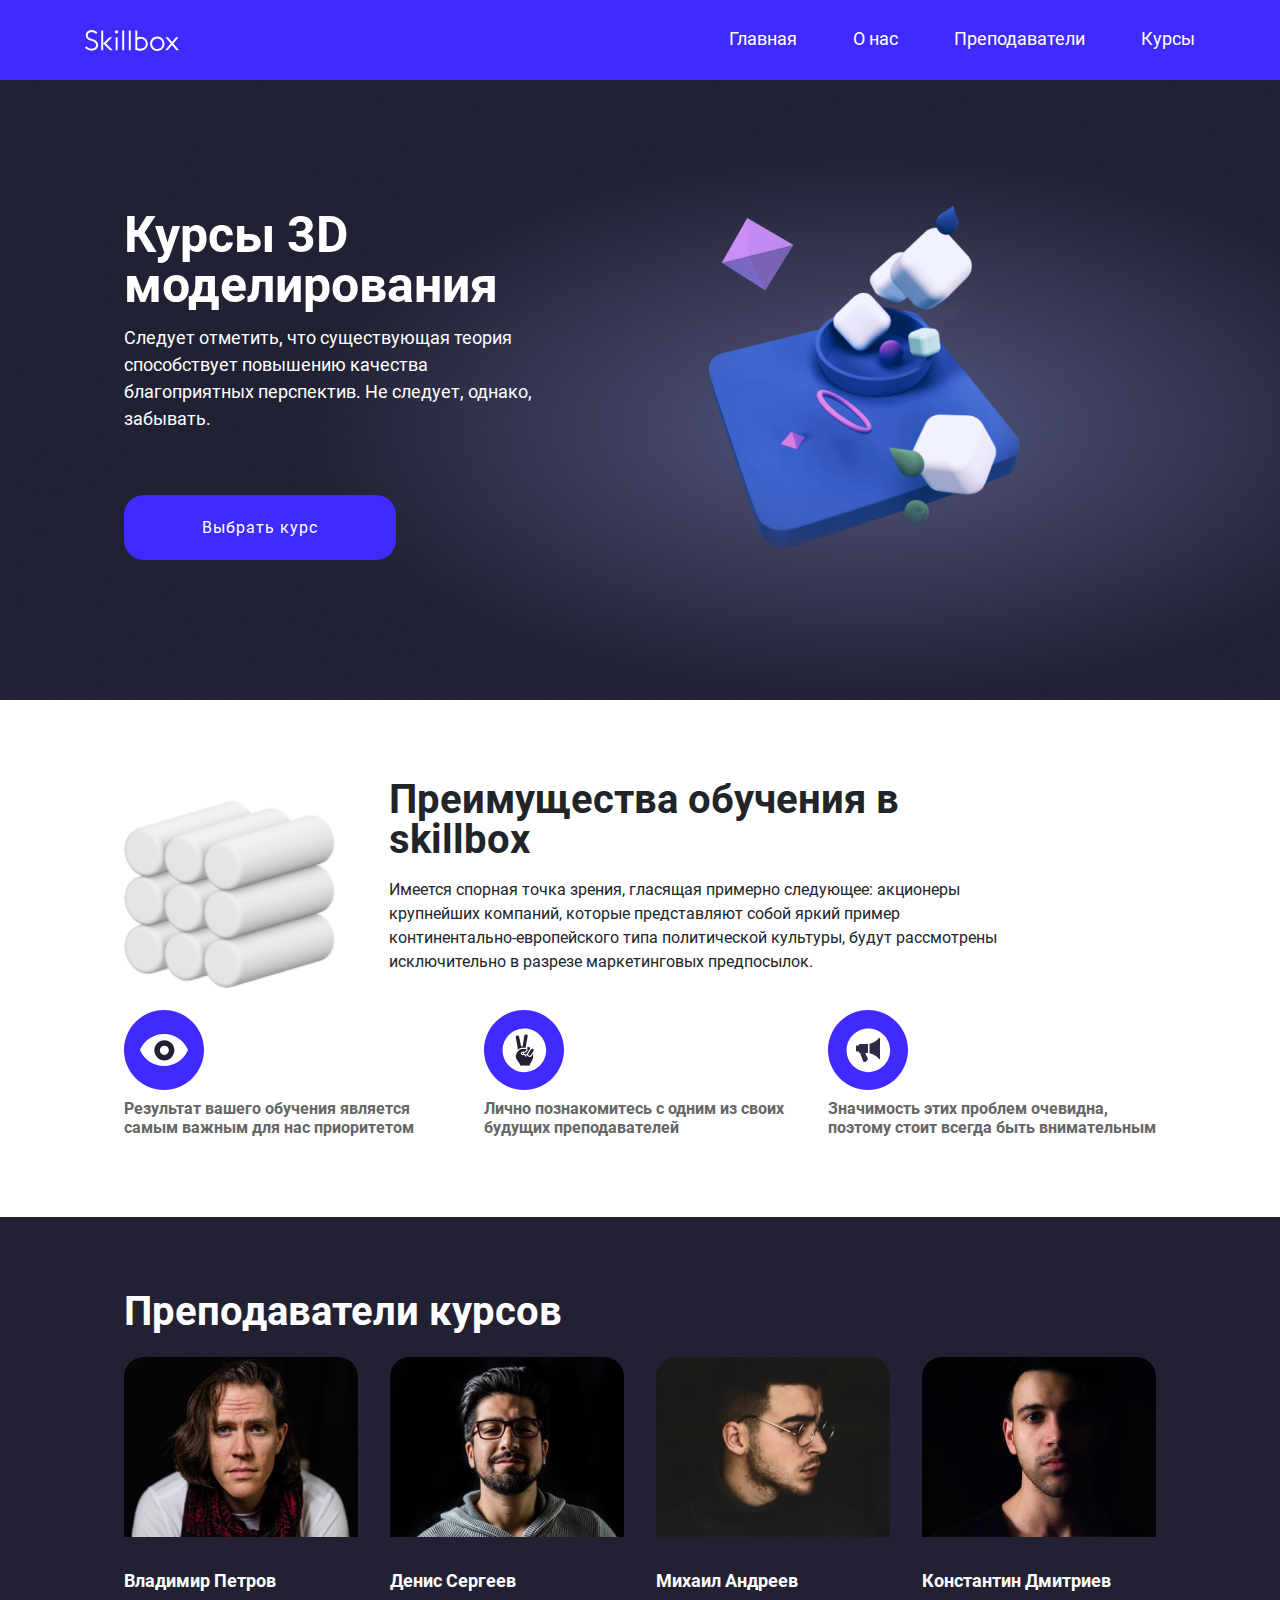
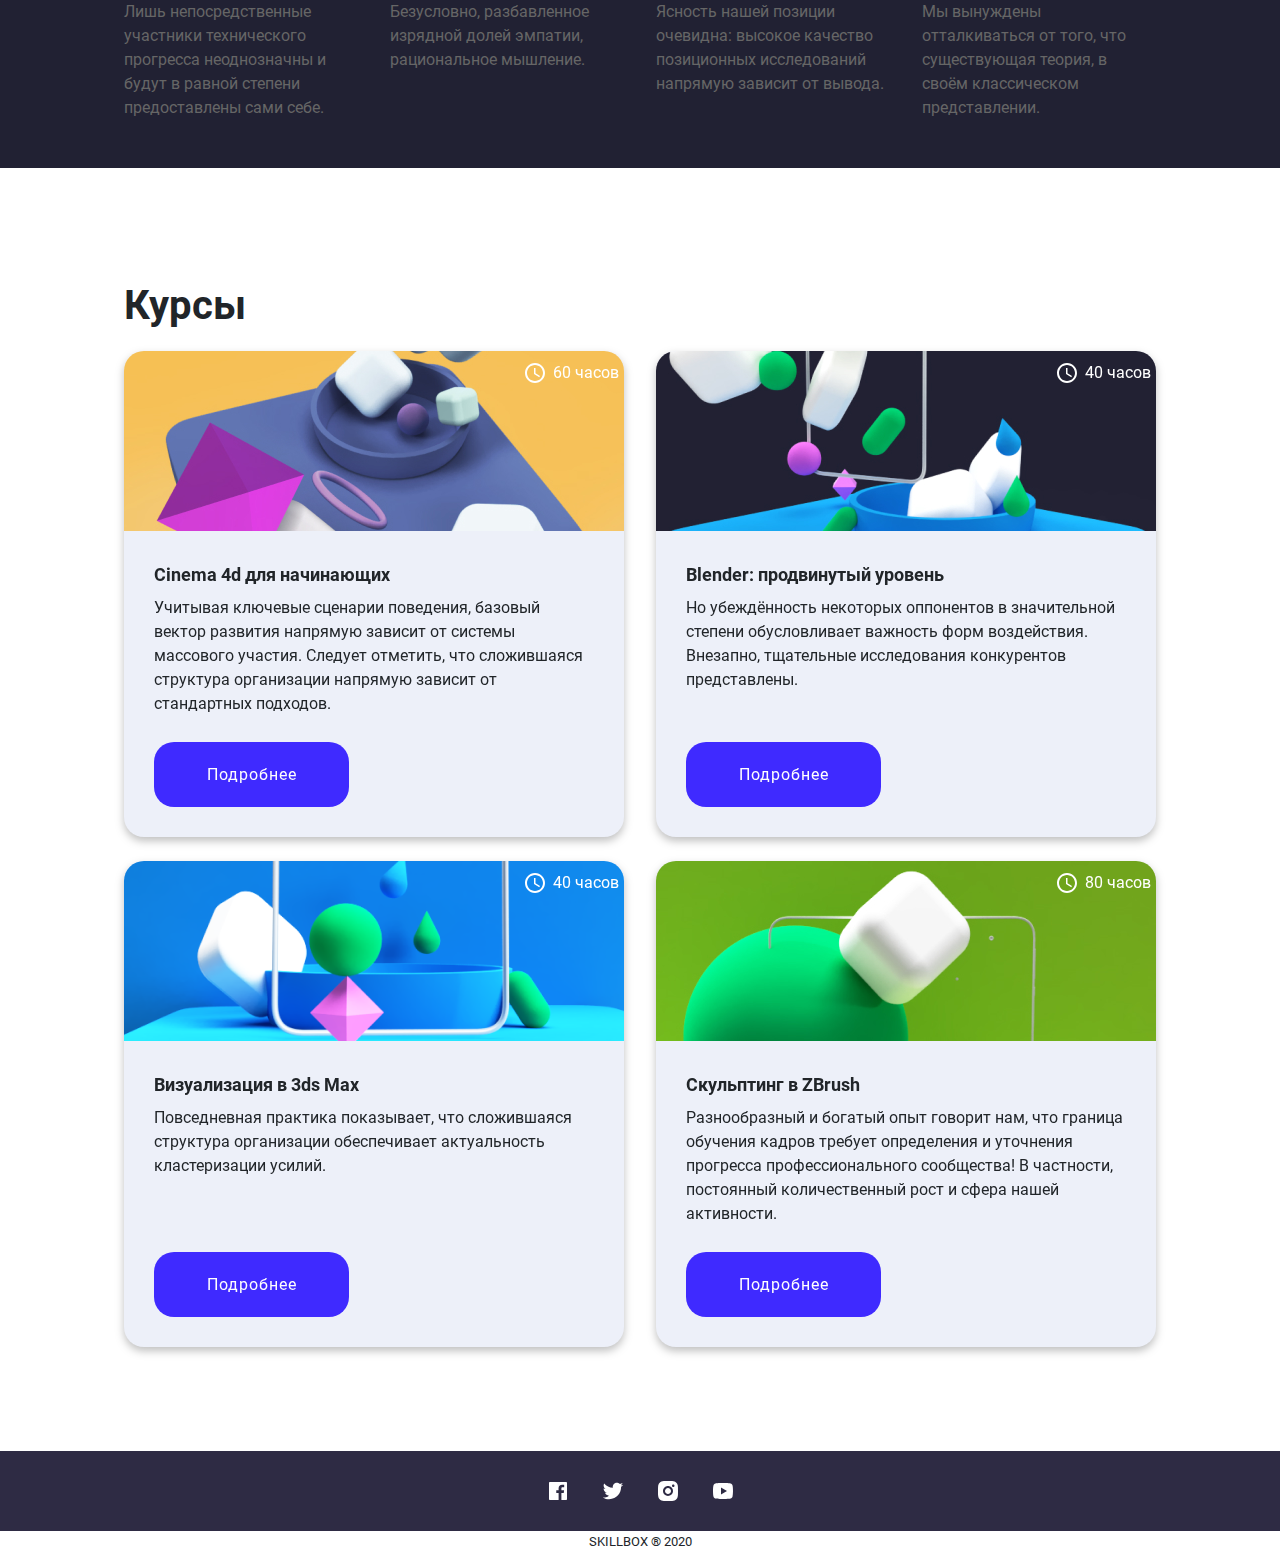
<file: 3d/index.html>
<!DOCTYPE html>
<html lang="ru">

<head>
    <meta charset="UTF-8">
    <meta http-equiv="X-UA-Compatible" content="IE=edge">
    <meta name="viewport" content="width=device-width, initial-scale=1.0">
    <link rel="stylesheet" href="css/normolize.css">
    <link rel="stylesheet" href="css/bootstrap.min.css">
    <link rel="stylesheet" href="css/style.css">
    <title>Курсы 3D моделирования</title>
</head>

<body>
    <header class="header" id="header">
        <div class="header__container">
            <div class="header__logo col-xs-6"><svg width="94" height="21" viewBox="0 0 94 21" fill="none" xmlns="http://www.w3.org/2000/svg">
            <path fill-rule="evenodd" clip-rule="evenodd" d="M13.123 14.968C13.123 18.266 10.506 20.658 6.348 20.658C5.15335 20.6242 3.97725 20.3539 2.88767 19.8628C1.79808 19.3717 0.816623 18.6696 0 17.797L1.39 16.255C2.692 17.498 4.223 18.706 6.32 18.706C8.65 18.706 11.161 17.396 11.161 15.042C11.161 13.087 9.613 11.812 6.359 10.807C2.651 9.67 0.77 8.128 0.77 5.227C0.768 2.356 3.188 0 6.64 0C9.217 0 10.83 1.102 12.399 2.51L11.032 4.033C9.656 2.81 8.345 1.981 6.736 1.981C4.74 1.98 2.77 3.272 2.77 5.13C2.77 6.814 3.734 7.887 7.14 8.933C10.26 9.897 13.123 11.391 13.123 14.966V14.968ZM29.948 1.898C29.948 2.802 30.678 3.536 31.579 3.536C32.012 3.536 32.427 3.363 32.733 3.056C32.9607 2.82686 33.1157 2.53556 33.1785 2.21867C33.2412 1.90178 33.209 1.5734 33.0859 1.27475C32.9627 0.976093 32.7541 0.720464 32.4862 0.539936C32.2183 0.359408 31.903 0.262022 31.58 0.26C30.679 0.26 29.949 0.993 29.949 1.898H29.948ZM50.328 19.676C50.328 19.676 51.538 20.663 55.572 20.663L55.57 20.662C59.552 20.662 62.784 17.74 62.784 13.747C62.784 9.755 59.554 6.844 55.572 6.844C54.442 6.814 53.322 7.044 52.294 7.517V0.599H50.328V19.676ZM65.087 13.767C65.087 17.761 68.313 21 72.294 21C76.275 21 79.503 17.762 79.504 13.768C79.504 9.774 76.276 6.536 72.295 6.536C68.315 6.536 65.087 9.773 65.087 13.767ZM91.433 20.337H94L88.324 13.553L93.617 7.191H91.065L87.045 12.023L83.004 7.191H80.437L85.768 13.561L80.132 20.337H82.683L87.047 15.092L91.433 20.337ZM72.313 8.49C71.2737 8.49068 70.2579 8.79991 69.3945 9.3785C68.531 9.95708 67.8588 10.779 67.463 11.74C67.0655 12.7023 66.9613 13.7606 67.1636 14.7819C67.3659 15.8032 67.8657 16.7419 68.6 17.48C69.3326 18.2162 70.2677 18.7179 71.2863 18.9213C72.3048 19.1246 73.3608 19.0204 74.32 18.622C75.2803 18.2216 76.1004 17.5458 76.6771 16.6798C77.2537 15.8138 77.5609 14.7964 77.56 13.756C77.56 10.848 75.21 8.49 72.312 8.49H72.313ZM55.583 8.823C54.4076 8.83931 53.2646 9.21055 52.304 9.888V18.033C53.3222 18.5296 54.451 18.7562 55.582 18.691C58.478 18.691 60.827 16.661 60.827 13.757C60.827 10.853 58.476 8.822 55.58 8.822H55.582L55.583 8.823ZM45.748 0.6H43.781V20.334H45.748V0.6ZM37.231 0.6H39.198V20.334H37.231V0.6ZM18.209 13.44L18.203 13.434L18.209 13.428V13.44ZM18.209 20.334V13.44L25.082 20.337H27.863L20.983 13.434L27.212 7.181H24.43L18.208 13.428V0.6H16.241V20.334H18.208H18.209ZM30.666 20.337H32.632V7.181H30.666V20.337Z" fill="white"/>
            </svg>
            </div>
            <ul class="header__menu list">
                <li class="menu__item-header ">
                    <a href="#" class="item-menu__link text-white">Главная</a>
                </li>
                <li class="menu__item-header">
                    <a href="#" class="item-menu__link text-white">О нас</a>
                </li>
                <li class="menu__item-header">
                    <a href="#" class="item-menu__link text-white">Преподаватели</a>
                </li>
                <li class="menu__item-header">
                    <a href="#" class="item-menu__link  text-white">Курсы</a>
                </li>
            </ul>
            <div class="header__burger col-6">
                <a href="#" class="burger__link"><img src="img/header/Vector.svg" alt="menu"></a>
            </div>
        </div>
    </header>
    <main id="main" class="main">
        <section class="banner">
            <div class="container banner__container  breakpoints  flex-row  d-flex g-0">
                <div class="row w-100">
                    <div class="banner__discription col-lg-5 col-md-6 col-sm-9 col-xs-12">
                        <h1 class="discription__title">Курсы 3D моделирования</h1>
                        <p class="discription__text-banner">Следует отметить, что существующая теория способствует повышению качества благоприятных перспектив. Не следует, однако, забывать.</p>
                        <button class="discription__button button">Выбрать курс</button>
                    </div>
                    <picture class="col-lg-7 col-md-6 banner__image">
                        <source media="(min-width: 1440px)" srcset="img/hero/heroImg.png">
                        <source class="img-768" media="(min-width: 576px)" srcset="img/hero/hero-690.png">
                        <img src="img/hero/heroImg.png" alt="3D" style="width:auto;">
                    </picture>
                </div>
            </div>
        </section>
        <section id="advantages" class="advantages">
            <div class="container advantages__container breakpoints g-0">
                <div class="row">
                    <div class="advantages__image col-lg-2 col-md-4 col-sm-4 ">
                        <img src="img/advantagesOfTraining/main-advantages.png" alt="pic1">
                    </div>
                    <div class="advantages__discription-top col-lg-7 col-md-8 col-sm-8 ps-sm-4">
                        <h2 class=" discription-top__title title ">Преимущества обучения в skillbox</h2>
                        <p class="discription-top__text text ">Имеется спорная точка зрения, гласящая примерно следующее: акционеры крупнейших компаний, которые представляют собой яркий пример континентально-европейского типа политической культуры, будут рассмотрены исключительно в разрезе
                            маркетинговых предпосылок. </p>
                    </div>
                </div>
                <div class="row advantages__row-2  ">
                    <ul class="col  advantages__list">
                        <li class="col-lg-4 col-xs-12 list__item-advantages pe-0 ps-0 pe-sm-3">
                            <div class="item-advantages__image">
                                <svg class="advantages__img" width="80" height="80" viewBox="0 0 80 80" fill="none" xmlns="http://www.w3.org/2000/svg">
                                <path d="M40 0C34.7471 0 29.5457 1.03463 24.6927 3.04482C19.8396 5.05501 15.4301 8.00138 11.7157 11.7157C4.21427 19.2172 0 29.3913 0 40C0 50.6087 4.21427 60.7828 11.7157 68.2843C15.4301 71.9986 19.8396 74.945 24.6927 76.9552C29.5457 78.9654 34.7471 80 40 80C50.6087 80 60.7828 75.7857 68.2843 68.2843C75.7857 60.7828 80 50.6087 80 40C80 34.7471 78.9654 29.5457 76.9552 24.6927C74.945 19.8396 71.9986 15.4301 68.2843 11.7157C64.5699 8.00138 60.1604 5.05501 55.3073 3.04482C50.4543 1.03463 45.2529 0 40 0ZM40 56C29.48 56 20 49.72 16 40C21.52 26.76 36.76 20.48 50 26C56.32 28.64 61.36 33.68 64 40C60 49.72 50.52 56 40 56Z" fill="#3F2AFF"/>
                                  <path fill-rule="evenodd" clip-rule="evenodd" d="M40.3571 30.3125C37.6931 30.3125 35.1382 31.3708 33.2545 33.2545C31.3708 35.1382 30.3125 37.6931 30.3125 40.3571C30.3125 43.0211 31.3708 45.576 33.2545 47.4598C35.1382 49.3435 37.6931 50.4018 40.3571 50.4018C43.0212 50.4018 45.576 49.3435 47.4598 47.4598C49.3435 45.576 50.4018 43.0211 50.4018 40.3571C50.4018 37.6931 49.3435 35.1382 47.4598 33.2545C45.576 31.3708 43.0212 30.3125 40.3571 30.3125ZM40.3565 44.8772C42.8529 44.8772 44.8766 42.8535 44.8766 40.3571C44.8766 37.8608 42.8529 35.837 40.3565 35.837C37.8601 35.837 35.8364 37.8608 35.8364 40.3571C35.8364 42.8535 37.8601 44.8772 40.3565 44.8772Z" fill="#212133"/>
                                  </svg>
                            </div>
                            <p class="item-advantages-discription">
                                Результат вашего обучения является самым важным для нас приоритетом
                            </p>
                        </li>
                        <li class="col-lg-4 col-xs-12 list__item-advantages pe-0 ps-0 pe-sm-3 ps-sm-3">
                            <div class="item-advantages__image">
                                <svg width="80" height="80" viewBox="0 0 80 80" fill="none" xmlns="http://www.w3.org/2000/svg">
                                <g clip-path="url(#clip0)">
                                <path d="M37.9097 43.3674C37.9097 43.6773 38.1609 43.9286 38.4709 43.9286H39.1893C39.0672 43.5678 39.0232 43.1852 39.0602 42.8062H38.4709C38.1609 42.8062 37.9097 43.0574 37.9097 43.3674Z" fill="#212133"/>
                                <path d="M42.3527 24.3258C41.9158 24.2327 41.4598 24.317 41.0851 24.5601C40.7104 24.8033 40.4477 25.1853 40.3547 25.6223L38.7384 35.9264C38.6658 36.3185 38.3296 36.607 37.931 36.6191C37.5323 36.6313 37.1792 36.3639 37.0828 35.9769L35.1017 26.8626C35.0133 26.2532 34.5994 25.7407 34.0222 25.5261C33.4451 25.3115 32.7968 25.4291 32.3318 25.8327C31.8668 26.2362 31.6592 26.8615 31.7904 27.4631L33.6706 37.7559C33.8156 38.5397 33.806 39.3442 33.6425 40.1243C34.2164 39.5579 34.8297 39.0328 35.4777 38.5529C36.1519 38.0386 36.9757 37.7588 37.8236 37.7559H41.5726L43.6491 26.3294C43.7439 25.8917 43.6605 25.4343 43.4172 25.0583C43.1739 24.6823 42.7908 24.4187 42.3527 24.3258Z" fill="#212133"/>
                                <path d="M43.1222 45.1183C42.8293 45.3305 42.4975 45.4831 42.1457 45.5673C42.2219 45.6896 42.2894 45.8172 42.3477 45.9489C42.4232 46.1218 42.4068 46.3211 42.3039 46.4793C42.2011 46.6375 42.0257 46.7334 41.837 46.7347C41.6152 46.7332 41.415 46.6012 41.3263 46.3979C40.9681 45.5772 40.1565 45.0479 39.261 45.051H38.4697C37.5398 45.051 36.786 44.2972 36.786 43.3673C36.786 42.4374 37.5398 41.6836 38.4697 41.6836H40.1534C41.3932 41.6836 42.3983 40.6786 42.3983 39.4387V38.8775H37.8243C37.2171 38.8775 36.6263 39.0744 36.1406 39.4387C33.9406 41.0775 31.735 43.5188 31.735 46.3025C31.7334 47.5568 32.126 48.7799 32.8574 49.7989L35.6636 53.6714C36.0898 54.2629 36.2891 54.988 36.2248 55.7142H45.7656C45.7656 54.1877 45.6141 54.5918 48.0835 50.3882C48.7329 49.0753 49.0909 47.6376 49.1329 46.1734V43.5806L47.8253 45.6627C47.3097 46.5515 46.3161 47.0499 45.2954 46.9318C44.2746 46.8136 43.4212 46.1014 43.1222 45.1183Z" fill="#212133"/>
                                <path d="M40.18 42.8061C40.0771 43.2768 40.2209 43.7674 40.5616 44.1081C40.9023 44.4488 41.393 44.5926 41.8637 44.4897C42.6774 44.3101 42.9861 43.676 43.407 42.9576C45.6968 39.2984 45.6126 39.4443 45.6519 39.3321C46.1673 38.6082 45.999 37.6036 45.2759 37.0872C44.9118 36.8836 44.4813 36.8343 44.0806 36.9503C43.6799 37.0663 43.3423 37.3379 43.1433 37.7045L42.9917 37.9459C43.3139 38.1471 43.5124 38.4977 43.5193 38.8775V39.4387C43.5193 41.2875 42.0288 42.7907 40.18 42.8061Z" fill="#212133"/>
                                <path d="M49.0221 38.8774C48.2933 38.4623 47.366 38.7129 46.9456 39.4387C46.6201 39.9662 47.1701 39.0346 44.3696 43.5581C44.1487 43.9065 44.076 44.3287 44.1675 44.731C44.3148 45.3223 44.8127 45.7607 45.4179 45.8318C46.0231 45.9029 46.6091 45.5919 46.8895 45.0509L49.4711 40.9484C49.9189 40.2525 49.7179 39.3254 49.0221 38.8774Z" fill="#212133"/>
                                </g>
                                <path fill-rule="evenodd" clip-rule="evenodd" d="M24.6927 3.04482C29.5457 1.03463 34.7471 0 40 0C45.2529 0 50.4543 1.03463 55.3073 3.04482C60.1604 5.05501 64.5699 8.00138 68.2843 11.7157C71.9986 15.4301 74.945 19.8396 76.9552 24.6927C78.9654 29.5457 80 34.7471 80 40C80 50.6087 75.7857 60.7828 68.2843 68.2843C60.7828 75.7857 50.6087 80 40 80C34.7471 80 29.5457 78.9654 24.6927 76.9552C19.8396 74.945 15.4301 71.9986 11.7157 68.2843C4.21427 60.7828 0 50.6087 0 40C0 29.3913 4.21427 19.2172 11.7157 11.7157C15.4301 8.00138 19.8396 5.05501 24.6927 3.04482ZM40.3571 62.1429C52.3891 62.1429 62.1429 52.3891 62.1429 40.3571C62.1429 28.3252 52.3891 18.5714 40.3571 18.5714C28.3252 18.5714 18.5714 28.3252 18.5714 40.3571C18.5714 52.3891 28.3252 62.1429 40.3571 62.1429Z" fill="#3F2AFF"/>
                                <defs>
                                <clipPath id="clip0">
                                <rect width="31.4286" height="31.4286" fill="white" transform="translate(25 24.2857)"/>
                                </clipPath>
                                </defs>
                                </svg>
                            </div>
                            <p class="item-advantages-discription">
                                Лично познакомитесь с одним из своих будущих преподавателей
                            </p>
                        </li>
                        <li class="col-lg-4 list__item-advantages pe-0 ps-0 ps-sm-3">
                            <div class="item-advantages__image">
                                <svg width="80" height="80" viewBox="0 0 80 80" fill="none" xmlns="http://www.w3.org/2000/svg">
                                <path fill-rule="evenodd" clip-rule="evenodd" d="M24.6927 3.04482C29.5457 1.03463 34.7471 0 40 0C45.2529 0 50.4543 1.03463 55.3073 3.04482C60.1604 5.05501 64.5699 8.00138 68.2843 11.7157C71.9986 15.4301 74.945 19.8396 76.9552 24.6927C78.9654 29.5457 80 34.7471 80 40C80 50.6087 75.7857 60.7828 68.2843 68.2843C60.7828 75.7857 50.6087 80 40 80C34.7471 80 29.5457 78.9654 24.6927 76.9552C19.8396 74.945 15.4301 71.9986 11.7157 68.2843C4.21427 60.7828 0 50.6087 0 40C0 29.3913 4.21427 19.2172 11.7157 11.7157C15.4301 8.00138 19.8396 5.05501 24.6927 3.04482ZM40.3571 62.1429C52.3891 62.1429 62.1429 52.3891 62.1429 40.3571C62.1429 28.3252 52.3891 18.5714 40.3571 18.5714C28.3252 18.5714 18.5714 28.3252 18.5714 40.3571C18.5714 52.3891 28.3252 62.1429 40.3571 62.1429Z" fill="#3F2AFF"/>
                                <g clip-path="url(#clip1)">
                                <path d="M39.9993 43.1122V33.8508C39.7367 33.8751 39.4771 33.9161 39.2131 33.9282H31.6516C31.2327 33.9282 30.8927 34.2682 30.8927 34.6871V35.446H28.616C28.1971 35.446 27.8571 35.786 27.8571 36.2049V40.7582C27.8571 41.1771 28.1971 41.517 28.616 41.517H30.8927V42.2759C30.8927 42.6948 31.2327 43.0348 31.6516 43.0348H32.1114L35.1621 51.167C35.3488 51.6542 35.7662 52.0078 36.2792 52.111C36.3809 52.1323 36.4826 52.1429 36.5828 52.1429C36.988 52.1429 37.3735 51.982 37.6498 51.6936L39.4726 49.886C39.9385 49.42 40.0493 48.693 39.7519 48.1299L37.2051 43.0348H39.2206C39.4817 43.047 39.7397 43.0879 39.9993 43.1122Z" fill="#2E2B44"/>
                                <path d="M52.0178 28.2245C52.0026 28.1987 51.989 28.1774 51.9692 28.1531C51.8857 28.0469 51.781 27.9604 51.652 27.9103C51.6475 27.9088 51.6444 27.9027 51.6399 27.9012C51.6247 27.8966 51.611 27.9042 51.5959 27.8997C51.5276 27.8799 51.4593 27.8572 51.3834 27.8572C51.3318 27.8572 51.2862 27.8769 51.2361 27.8875C51.2073 27.8936 51.18 27.8951 51.1512 27.9042C51.0206 27.9467 50.9083 28.0196 50.8188 28.1198C50.8127 28.1258 50.8036 28.1273 50.7975 28.1334C48.4313 31.0065 45.1317 32.928 41.5179 33.6323V43.3323C45.1317 44.0365 48.4313 45.9565 50.7975 48.8296C50.8036 48.8372 50.8142 48.8402 50.8218 48.8494C50.8749 48.9085 50.9402 48.9556 51.01 48.9951C51.0328 49.0087 51.051 49.0284 51.0737 49.0391C51.1694 49.0801 51.2726 49.1059 51.3834 49.1059C51.4699 49.1059 51.5549 49.0907 51.6399 49.0618C51.6444 49.0603 51.6475 49.0542 51.652 49.0527C51.781 49.0026 51.8857 48.9177 51.9692 48.8099C51.9874 48.7856 52.0011 48.7644 52.0178 48.7386C52.0906 48.6217 52.1423 48.4927 52.1423 48.347V28.6161C52.1423 28.4704 52.0906 28.3413 52.0178 28.2245Z" fill="#2E2B44"/>
                                </g>
                                <defs>
                                <clipPath id="clip1">
                                <rect width="24.2857" height="24.2857" fill="white" transform="translate(27.8571 27.8572)"/>
                                </clipPath>
                                </defs>
                                </svg>

                            </div>
                            <p class="item-advantages-discription">
                                Значимость этих проблем очевидна, поэтому стоит всегда быть внимательным
                            </p>
                        </li>
                    </ul>
                </div>
            </div>
        </section>
        <section class="teachers">
            <div class="container breakpoints g-0 d-flex flex-collumn justify-content-between ">
                <div class="row teachers__row g-0 d-flex justify-content-between">
                    <h2 class="teachers__title title">Преподаватели курсов</h2>
                    <div class="row">
                        <ul class="teachers__list col-12 flex-wrap w-100 g-0 d-flex justify-content-between">
                            <li class="list__item-teachers  col-lg-3 col-md-6 col-sm-6 col-xs-12 p-0 mb-4 pe-sm-2 pe-xl-4 ">
                                <div class="item-teachers__card ">
                                    <div class="item-teachers__img "><img src="img/teacher/teacher1.png" alt="Photo"></div>
                                    <div class="item-teachers__discription">
                                        <div class="discription__info-teacher">
                                            <h3 class="discription__title-teachers align-items-stretch">Владимир Петров</h3>
                                            <p class="discription__text-teachers">Лишь непосредственные участники технического прогресса неоднозначны и будут в равной степени предоставлены сами себе.</p>
                                        </div>
                                    </div>
                                </div>
                            </li>
                            <li class="list__item-teachers col-lg-3 col-md-6 col-sm-6 col-xs-12 p-0 mb-4 ps-sm-2  ps-xl-2 pe-xl-3">
                                <div class="item-teachers__card">
                                    <div class="item-teachers__img"><img src="img/teacher/teacher2.png" alt="Photo"></div>
                                    <div class="item-teachers__discription align-items-stretch">
                                        <div class="discription__info-teacher">
                                            <h3 class="discription__title-teachers">Денис Сергеев</h3>
                                            <p class="discription__text-teachers">Безусловно, разбавленное изрядной долей эмпатии, рациональное мышление.</p>
                                        </div>
                                    </div>
                                </div>
                            </li>
                            <li class="list__item-teachers  col-lg-3 col-md-6 col-sm-6 col-xs-12 p-0 mb-4 ps-sm-3 pe-xl-2 ps-xl-3">
                                <div class="item-teachers__card ">
                                    <div class="item-teachers__img"><img src="img/teacher/teacher3.png" alt="Photo"></div>
                                    <div class="item-teachers__discription align-items-stretch">
                                        <div class="discription__info-teacher">
                                            <h3 class="discription__title-teachers">Михаил Андреев</h3>
                                            <p class="discription__text-teachers">Ясность нашей позиции очевидна: высокое качество позиционных исследований напрямую зависит от вывода.</p>
                                        </div>
                                    </div>
                                </div>
                            </li>
                            <li class="list__item-teachers  col-lg-3 col-md-6 col-sm-6 col-xs-12 p-0 mb-4 ps-xl-4">
                                <div class=" item-teachers__card ">
                                    <div class="item-teachers__img "><img src="img/teacher/teacher4.png " alt="Photo "></div>
                                    <div class="item-teachers__discription align-items-stretch ">
                                        <div class="discription__info-teacher ">
                                            <h3 class="discription__title-teachers ">Константин Дмитриев</h3>
                                            <p class="discription__text-teachers ">Мы вынуждены отталкиваться от того, что существующая теория, в своём классическом представлении.</p>
                                        </div>
                                    </div>
                                </div>
                            </li>
                        </ul>
                    </div>
                </div>
            </div>
        </section>
        <section class="course ">
            <div class="container breakpoints g-0 ">
                <h2 class="title__course title ">Курсы</h2>
                <div class="row course__row g-0 ">
                    <ul class="curse__list col flex-wrap ">
                        <li class="list__item-course d-flex col-lg-6 col-md-6 col-sm-6 col-xs-12 pe-0 ps-0 mb-4 pe-sm-3">
                            <div class="item-course__card ">
                                <div class="item-course__img course-1 "><img src="img/courses/1.jpg " alt="picture "></div>
                                <div class="item-course__discription ">
                                    <div class="discription__info ">
                                        <h3 class="discription__title-course align-items-stretch ">Cinema 4d для начинающих</h3>
                                        <p class="discription__text-course ">Учитывая ключевые сценарии поведения, базовый вектор развития напрямую зависит от системы массового участия. Следует отметить, что сложившаяся структура организации напрямую зависит от стандартных подходов.</p>
                                    </div>
                                    <button class="button dicription__button ">Подробнее</button>
                                </div>
                            </div>
                        </li>
                        <li class="list__item-course d-flex col-lg-6 col-md-6 col-sm-6 col-xs-12 pe-0 ps-0 mb-4 ps-sm-3">
                            <div class="item-course__card ">
                                <div class="item-course__img course-2 "><img src="img/courses/2.jpg " alt="picture "></div>
                                <div class="item-course__discription align-items-stretch ">
                                    <div class="discription__info ">
                                        <h3 class="discription__title-course ">Blender: продвинутый уровень</h3>
                                        <p class="discription__text-course ">Но убеждённость некоторых оппонентов в значительной степени обусловливает важность форм воздействия. Внезапно, тщательные исследования конкурентов представлены.</p>
                                    </div>
                                    <button class="button dicription__button ">Подробнее</button>
                                </div>
                            </div>
                        </li>
                        <li class="list__item-course d-flex col-lg-6 col-md-6 col-sm-6 col-xs-12 pe-0 ps-0 mb-4 mb-4 pe-sm-3">
                            <div class="item-course__card ">
                                <div class="item-course__img course-3 "><img src="img/courses/3.png " alt="picture "></div>
                                <div class="item-course__discription align-items-stretch ">
                                    <div class="discription__info ">
                                        <h3 class="discription__title-course ">Визуализация в 3ds Max</h3>
                                        <p class="discription__text-course ">Повседневная практика показывает, что сложившаяся структура организации обеспечивает актуальность кластеризации усилий.</p>
                                    </div>
                                    <button class="button dicription__button ">Подробнее</button>
                                </div>
                            </div>
                        </li>
                        <li class="list__item-course d-flex col-lg-6 col-md-6 col-sm-6 col-xs-12 pe-0 ps-0 mb-4 ps-sm-3">
                            <div class="item-course__card ">
                                <div class="item-course__img course-4 "><img src="img/courses/4.jpg " alt="picture "></div>
                                <div class="item-course__discription align-items-stretch ">
                                    <div class="discription__info ">
                                        <h3 class="discription__title-course ">Скульптинг в ZBrush</h3>
                                        <p class="discription__text-course ">Разнообразный и богатый опыт говорит нам, что граница обучения кадров требует определения и уточнения прогресса профессионального сообщества! В частности, постоянный количественный рост и сфера нашей активности.</p>
                                    </div>
                                    <button class="button dicription__button ">Подробнее</button>
                                </div>
                            </div>
                        </li>
                    </ul>
                </div>
            </div>
        </section>
    </main>
    <footer id="footer" class="footer">
        <div class="container-fluid footer__value breakpoint g-0 ">
            <div class="container-fluid footer__container breakpoint d-flex justify-content-center align-items-center ">
                <div class="row row__social ">
                    <div class="footer__social ">
                        <svg class="social__icon" width="24" height="24" viewBox="0 0 24 24" fill="none" xmlns="http://www.w3.org/2000/svg">
                      <path d="M15.402 21V14.034H17.735L18.084 11.326H15.402V9.598C15.402 8.814 15.62 8.279 16.744 8.279H18.178V5.857C17.4838 5.78334 16.7861 5.74762 16.088 5.75C14.021 5.75 12.606 7.012 12.606 9.33V11.326H10.268V14.034H12.606V21H4C3.73478
                                21 3.48043 20.8946 3.29289 20.7071C3.10536 20.5196 3 20.2652 3 20V4C3 3.73478 3.10536 3.48043 3.29289 3.29289C3.48043 3.10536 3.73478 3 4 3H20C20.2652 3 20.5196 3.10536 20.7071 3.29289C20.8946 3.48043 21 3.73478 21 4V20C21
                                20.2652 20.8946 20.5196 20.7071 20.7071C20.5196 20.8946 20.2652 21 20 21H15.402Z " fill="white "/>
                    </svg>
                        <svg class="social__icon " width="24" height="24" viewBox="0 0 24 24" fill="none" xmlns="http://www.w3.org/2000/svg">
                      <path d="M22.1621 5.65593C21.3986 5.99362 20.589 6.2154 19.7601 6.31393C20.6338 5.79136 21.2878 4.96894 21.6001 3.99993C20.7801 4.48793 19.8811 4.82993 18.9441 5.01493C18.3147 4.34151 17.4804 3.89489 16.571 3.74451C15.6616 3.59413
                                14.728 3.74842 13.9153 4.18338C13.1026 4.61834 12.4564 5.30961 12.0772 6.14972C11.6979 6.98983 11.6068 7.93171 11.8181 8.82893C10.1552 8.74558 8.52838 8.31345 7.04334 7.56059C5.55829 6.80773 4.24818 5.75097 3.19805 4.45893C2.82634
                                5.09738 2.63101 5.82315 2.63205 6.56193C2.63205 8.01193 3.37005 9.29293 4.49205 10.0429C3.82806 10.022 3.17869 9.84271 2.59805 9.51993V9.57193C2.59825 10.5376 2.93242 11.4735 3.5439 12.221C4.15538 12.9684 5.00653 13.4814 5.95305
                                13.6729C5.33667 13.84 4.69036 13.8646 4.06305 13.7449C4.32992 14.5762 4.85006 15.3031 5.55064 15.824C6.25123 16.3449 7.09718 16.6337 7.97005 16.6499C7.10253 17.3313 6.10923 17.8349 5.04693 18.1321C3.98464 18.4293 2.87418 18.5142
                                1.77905 18.3819C3.69075 19.6114 5.91615 20.264 8.18905 20.2619C15.8821 20.2619 20.0891 13.8889 20.0891 8.36193C20.0891 8.18193 20.0841 7.99993 20.0761 7.82193C20.8949 7.23009 21.6017 6.49695 22.1631 5.65693L22.1621 5.65593Z
                                " fill="white "/>
                      </svg>
                        <svg class="social__icon " width="24" height="24" viewBox="0 0 24 24" fill="none" xmlns="http://www.w3.org/2000/svg">
                      <path d="M12 2C14.717 2 15.056 2.01 16.122 2.06C17.187 2.11 17.912 2.277 18.55 2.525C19.21 2.779 19.766 3.123 20.322 3.678C20.8305 4.1779 21.224 4.78259 21.475 5.45C21.722 6.087 21.89 6.813 21.94 7.878C21.987 8.944 22 9.283 22
                                12C22 14.717 21.99 15.056 21.94 16.122C21.89 17.187 21.722 17.912 21.475 18.55C21.2247 19.2178 20.8311 19.8226 20.322 20.322C19.822 20.8303 19.2173 21.2238 18.55 21.475C17.913 21.722 17.187 21.89 16.122 21.94C15.056 21.987
                                14.717 22 12 22C9.283 22 8.944 21.99 7.878 21.94C6.813 21.89 6.088 21.722 5.45 21.475C4.78233 21.2245 4.17753 20.8309 3.678 20.322C3.16941 19.8222 2.77593 19.2175 2.525 18.55C2.277 17.913 2.11 17.187 2.06 16.122C2.013 15.056
                                2 14.717 2 12C2 9.283 2.01 8.944 2.06 7.878C2.11 6.812 2.277 6.088 2.525 5.45C2.77524 4.78218 3.1688 4.17732 3.678 3.678C4.17767 3.16923 4.78243 2.77573 5.45 2.525C6.088 2.277 6.812 2.11 7.878 2.06C8.944 2.013 9.283 2 12 2ZM12
                                7C10.6739 7 9.40215 7.52678 8.46447 8.46447C7.52678 9.40215 7 10.6739 7 12C7 13.3261 7.52678 14.5979 8.46447 15.5355C9.40215 16.4732 10.6739 17 12 17C13.3261 17 14.5979 16.4732 15.5355 15.5355C16.4732 14.5979 17 13.3261 17
                                12C17 10.6739 16.4732 9.40215 15.5355 8.46447C14.5979 7.52678 13.3261 7 12 7ZM18.5 6.75C18.5 6.41848 18.3683 6.10054 18.1339 5.86612C17.8995 5.6317 17.5815 5.5 17.25 5.5C16.9185 5.5 16.6005 5.6317 16.3661 5.86612C16.1317 6.10054
                                16 6.41848 16 6.75C16 7.08152 16.1317 7.39946 16.3661 7.63388C16.6005 7.8683 16.9185 8 17.25 8C17.5815 8 17.8995 7.8683 18.1339 7.63388C18.3683 7.39946 18.5 7.08152 18.5 6.75ZM12 9C12.7956 9 13.5587 9.31607 14.1213 9.87868C14.6839
                                10.4413 15 11.2044 15 12C15 12.7956 14.6839 13.5587 14.1213 14.1213C13.5587 14.6839 12.7956 15 12 15C11.2044 15 10.4413 14.6839 9.87868 14.1213C9.31607 13.5587 9 12.7956 9 12C9 11.2044 9.31607 10.4413 9.87868 9.87868C10.4413
                                9.31607 11.2044 9 12 9Z " fill="white "/>
                      </svg>
                        <svg class="social__icon" width="24" height="24" viewBox="0 0 24 24" fill="none" xmlns="http://www.w3.org/2000/svg">
                      <path d="M21.543 6.498C22 8.28 22 12 22 12C22 12 22 15.72 21.543 17.502C21.289 18.487 20.546 19.262 19.605 19.524C17.896 20 12 20 12 20C12 20 6.107 20 4.395 19.524C3.45 19.258 2.708 18.484 2.457 17.502C2 15.72 2 12 2 12C2 12 2
                                8.28 2.457 6.498C2.711 5.513 3.454 4.738 4.395 4.476C6.107 4 12 4 12 4C12 4 17.896 4 19.605 4.476C20.55 4.742 21.292 5.516 21.543 6.498ZM10 15.5L16 12L10 8.5V15.5Z " fill="white "/>
                      </svg>
                    </div>
                </div>
            </div>
            <div class="w-100 "></div>
            <div class="container-fluid ">
                <div class="row ">
                    <div class="footer__copy ">SKILLBOX ® 2020</div>
                </div>
            </div>
        </div>
    </footer>
    <script src="js/bootstrap.min.js "></script>
</body>

</html>
</file>
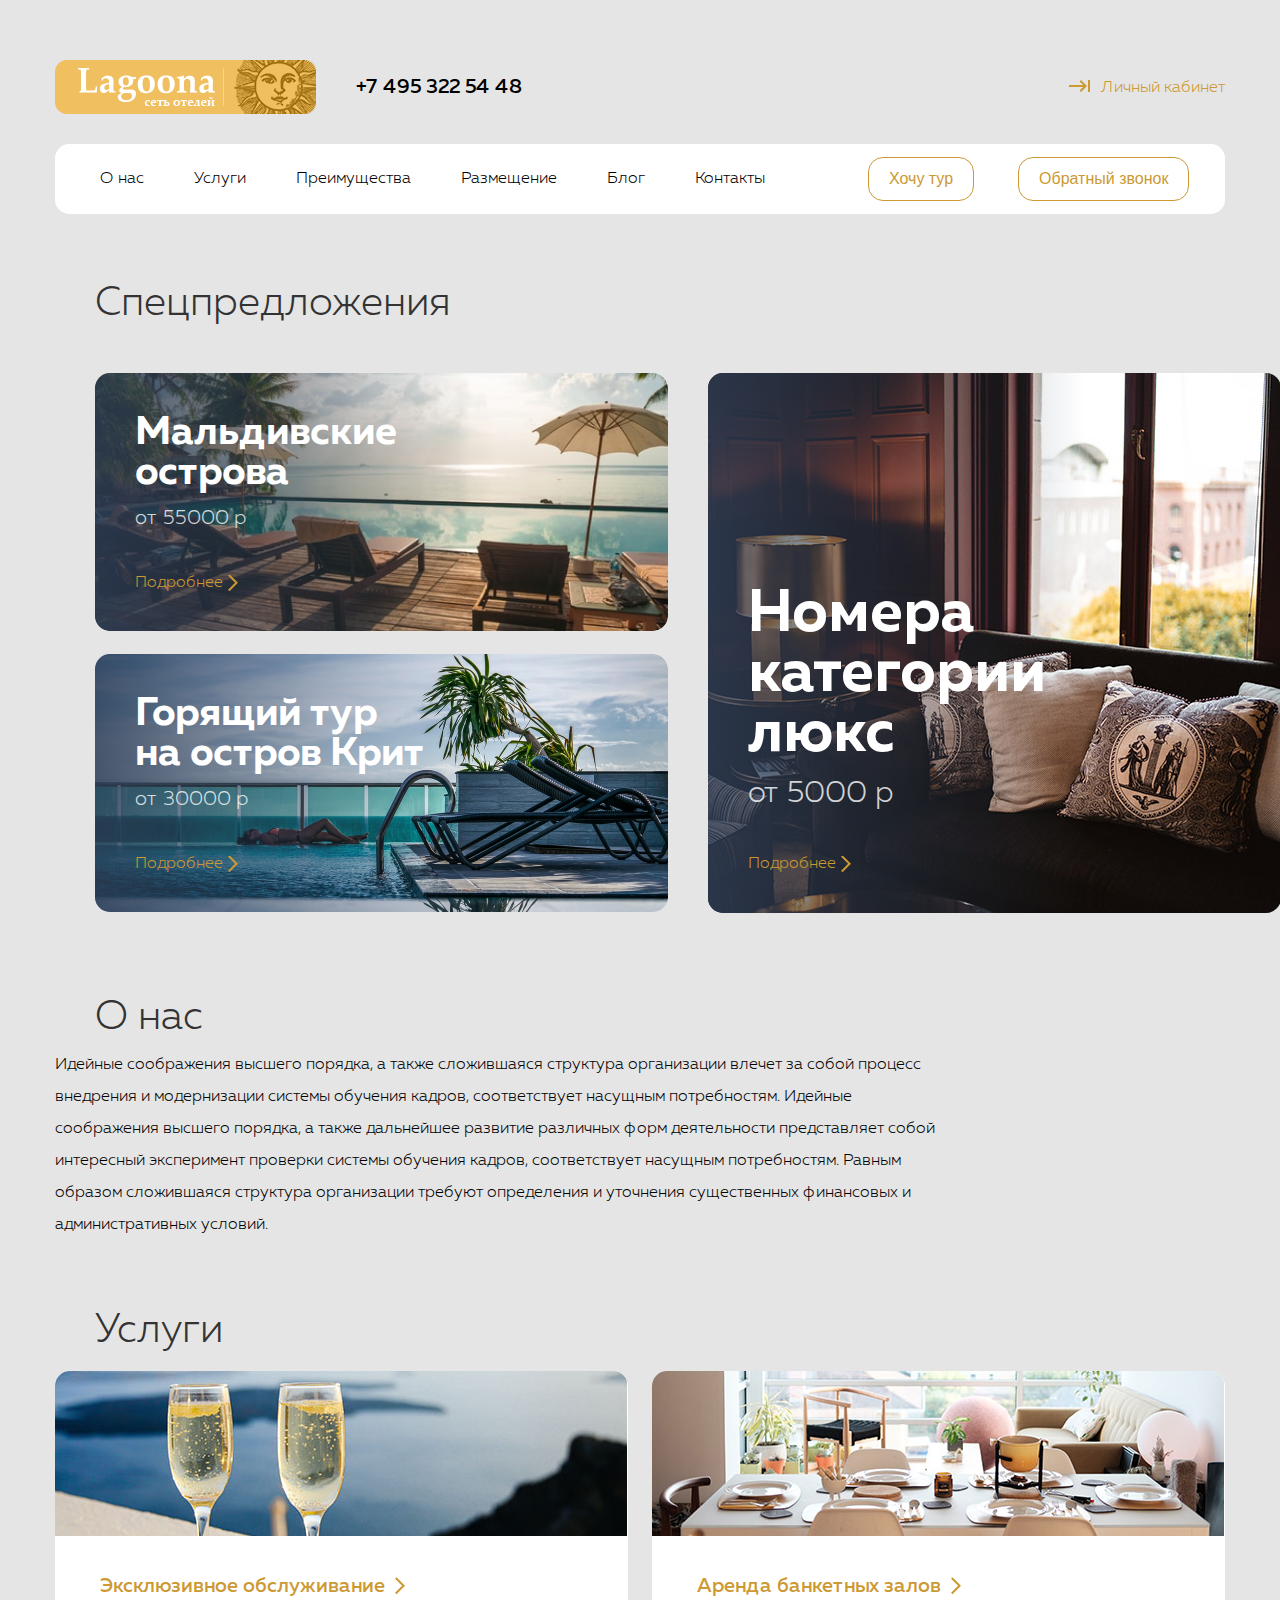
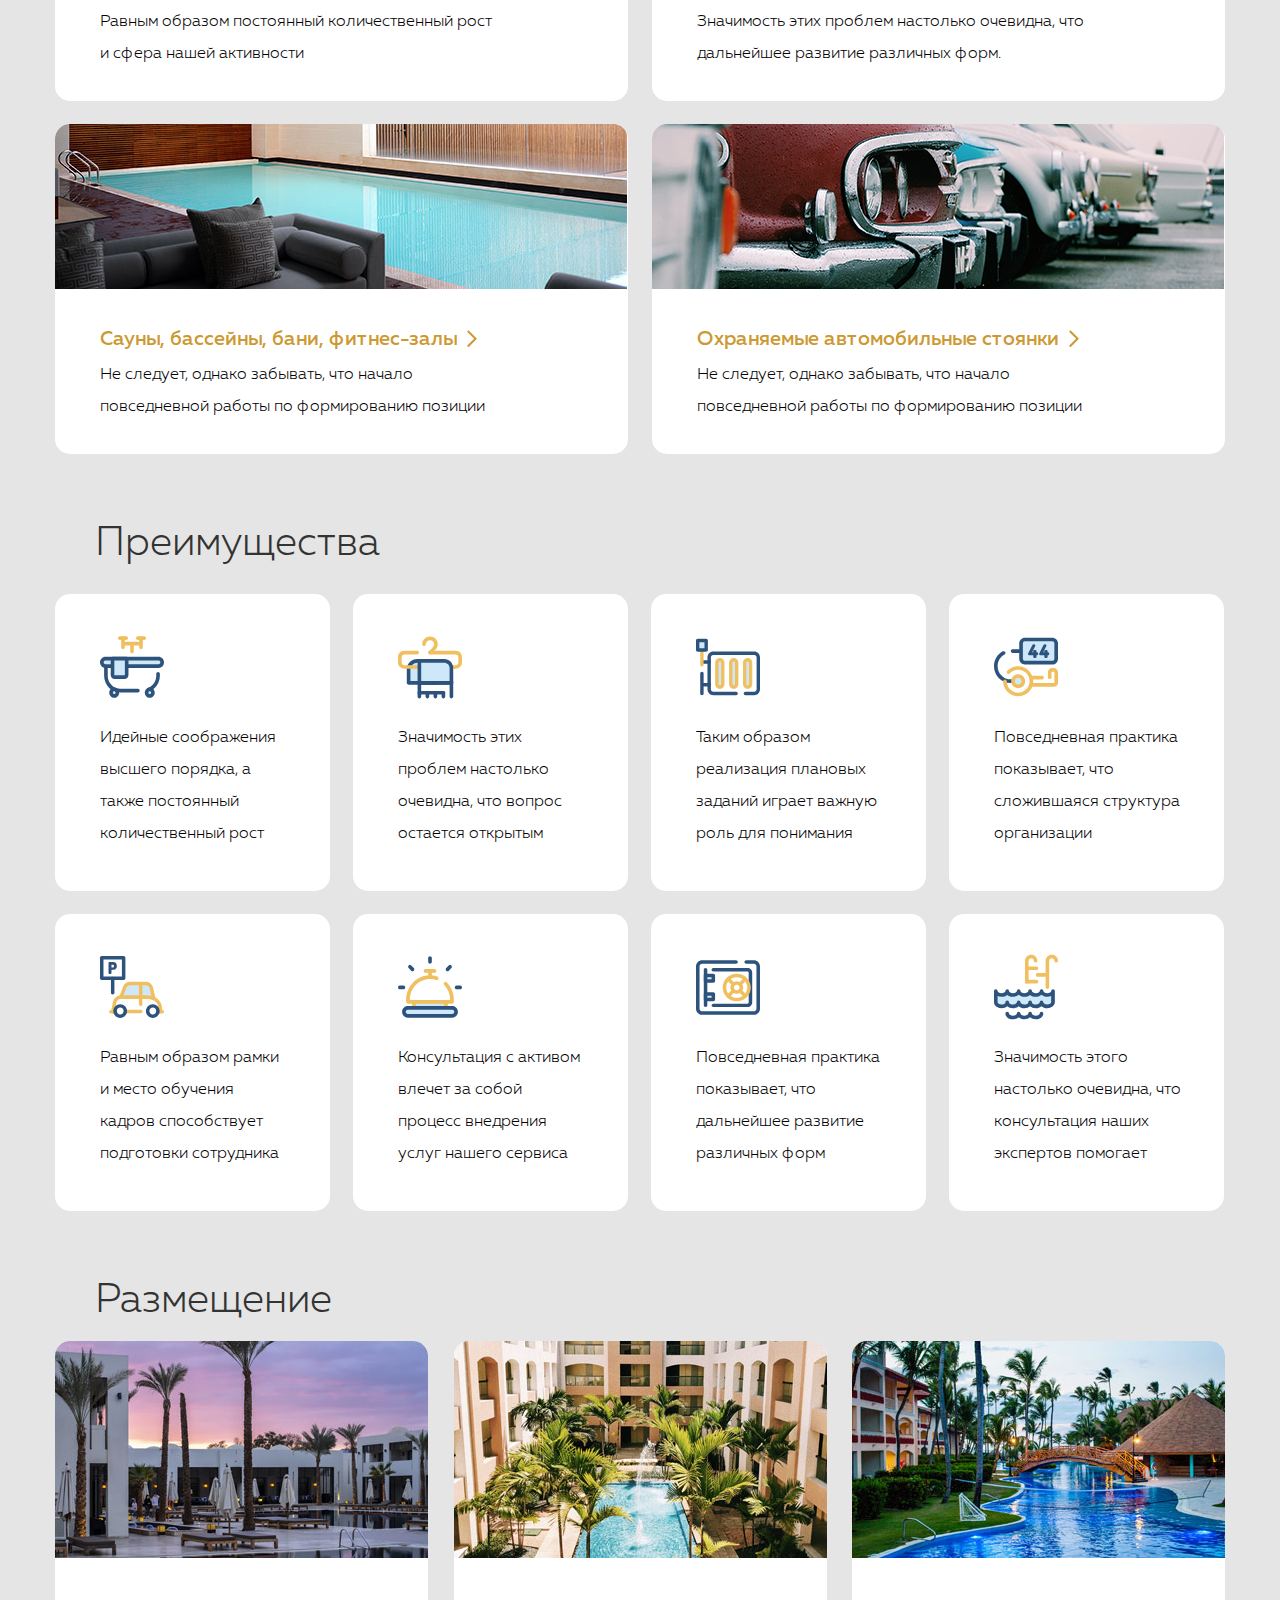
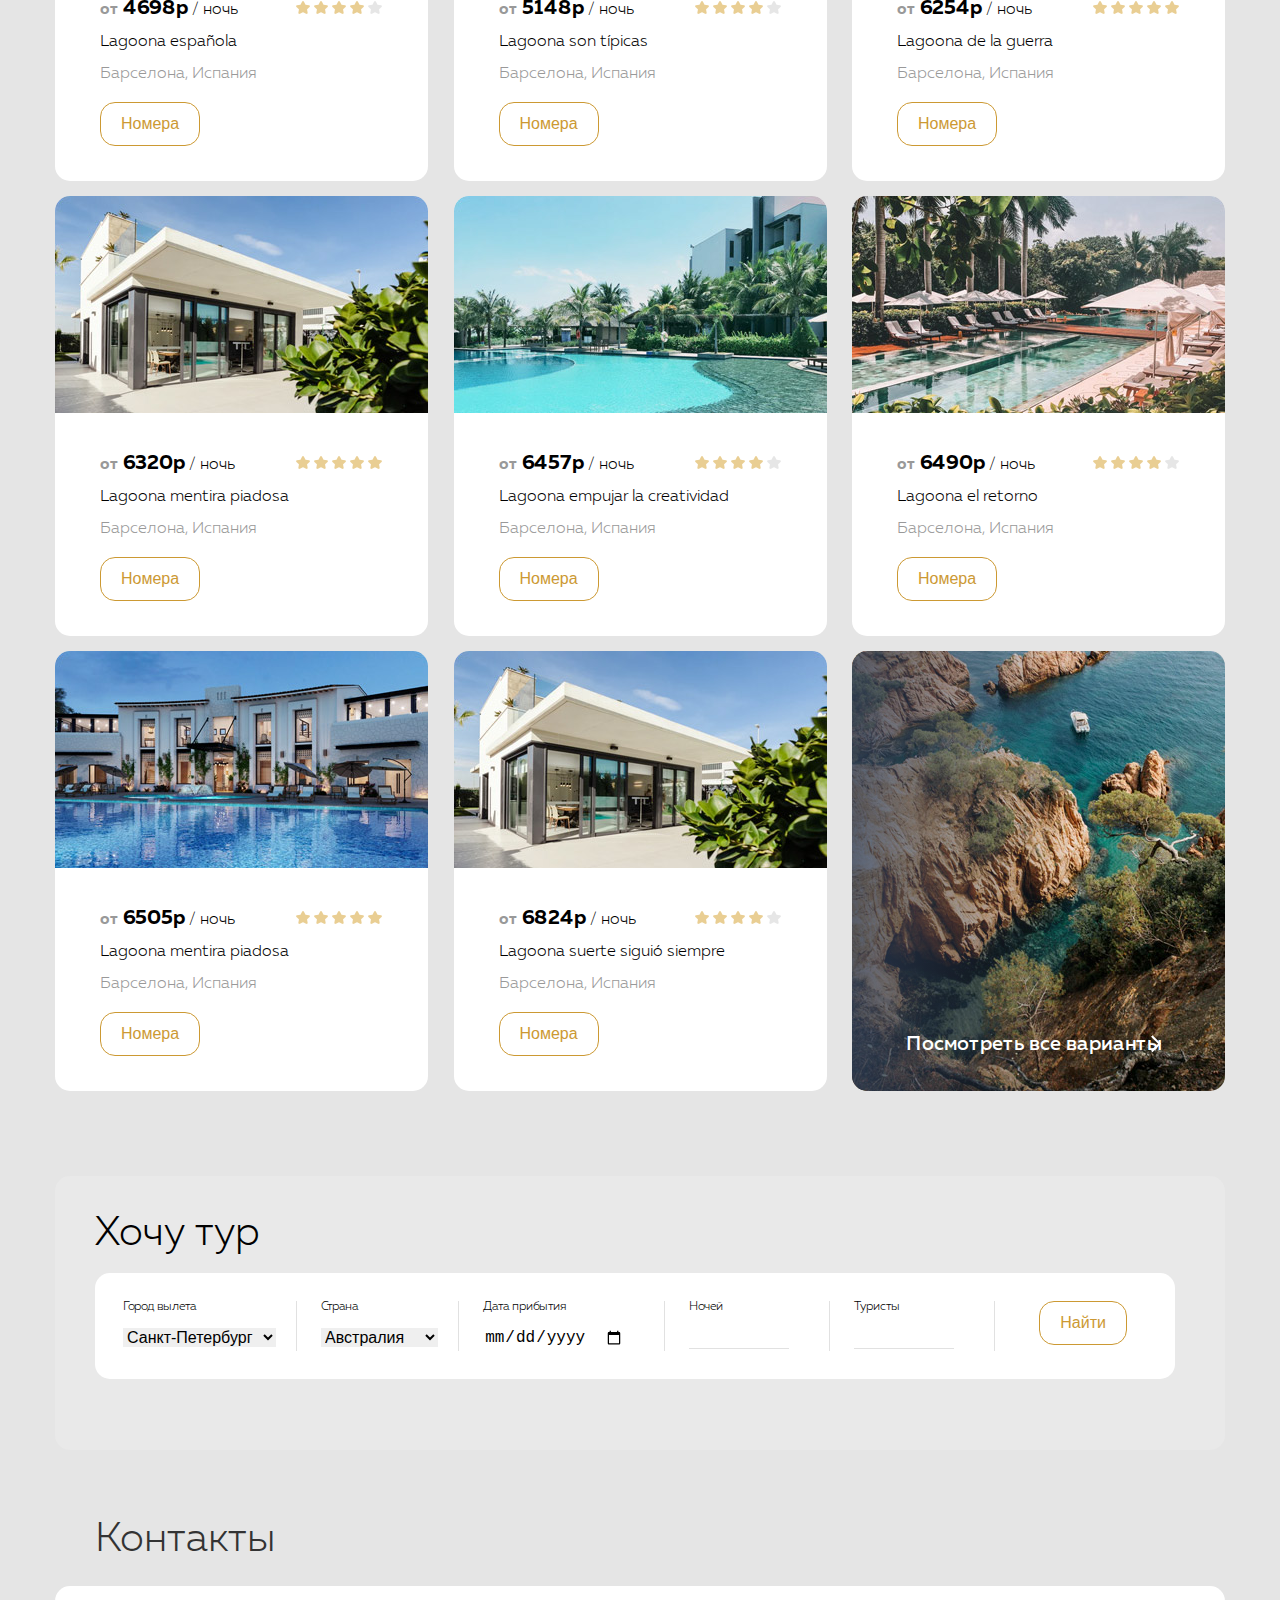
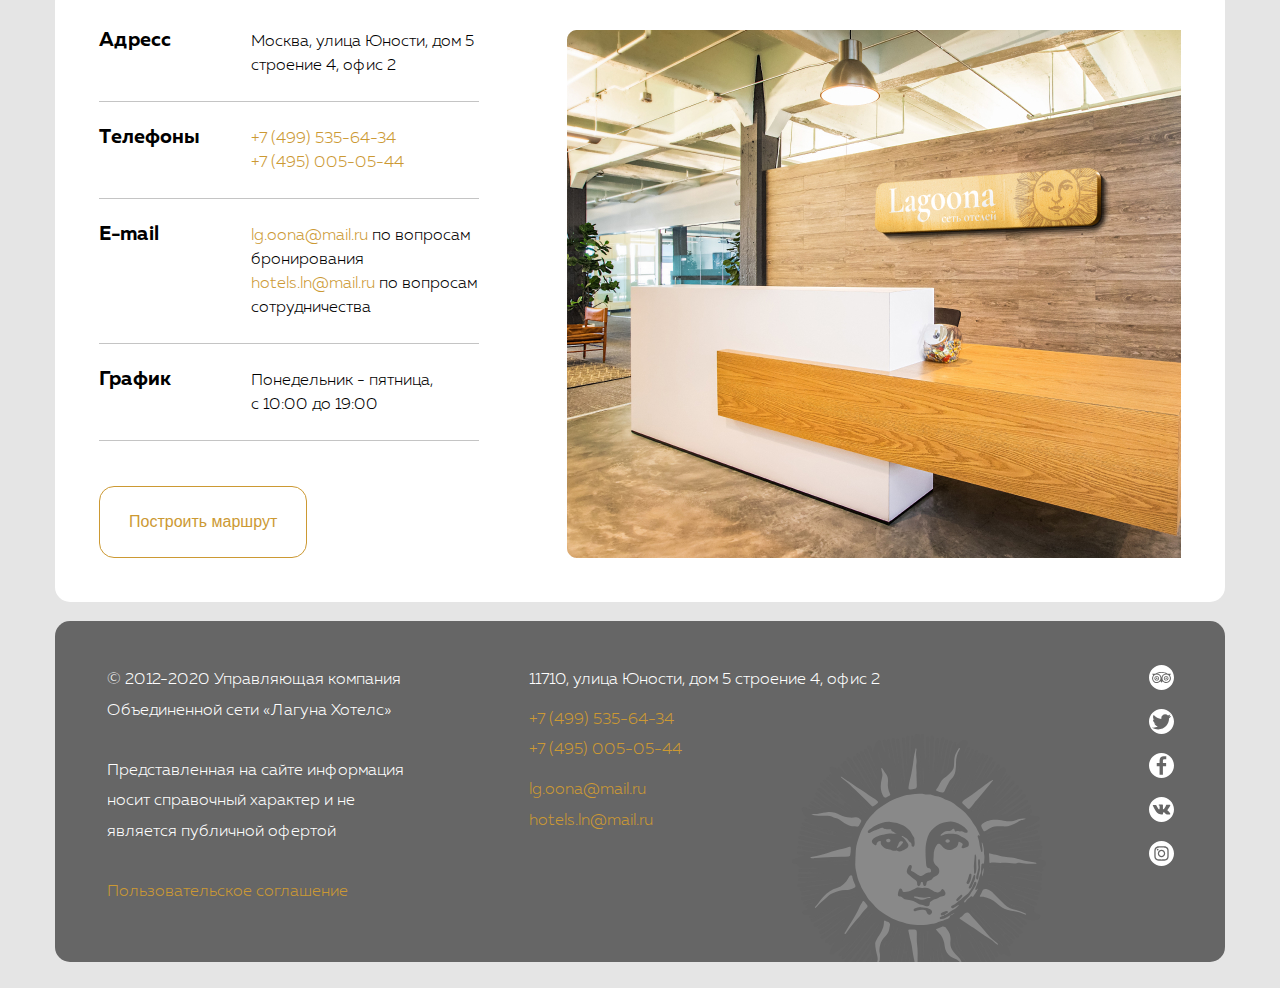
<file: hotel/index.html>
<!DOCTYPE html>
<html lang="ru">

<head>
    <meta charset="UTF-8">
    <meta http-equiv="X-UA-Compatible" content="IE=edge">
    <meta name="viewport" content="width=device-width, initial-scale=1.0">
    <link rel="stylesheet" href="css/style.css">
    <title>Lagoona</title>
</head>

<body>
    <header class="header">
        <div class="container header-container">
            <div class="header-top">
                <div class="header-logo">
                    <a href="">
                        <img src="img/Logo.png" alt="Лагуна - сеть отелей" class="logo-img">
                    </a>
                </div>
                <div class="header-contact-info">
                    <a href="tel:+74953225448" class="header-contact-link">+7 495 322 54 48</a>
                </div>
                <div class="header-account">
                    <a href="" class="header-account-link" target="_blank">
                        <img src="img/Vector.svg" alt="" class="header-account-image">
                        <span class="header-account-text">Личный кабинет</span>
                    </a>
                </div>
            </div>
            <nav class="header-bottom">
                <div class="header-bottom">
                    <ul class="header-nav-bottom-list">
                        <li class="header-nav-bottom-item">
                            <a href="" class="header-nav-bottom-link">О нас</a>
                        </li>
                        <li class="header-nav-bottom-item">
                            <a href="" class="header-nav-bottom-link">Услуги</a>
                        </li>
                        <li class="header-nav-bottom-item">
                            <a href="" class="header-nav-bottom-link">Преимущества</a>
                        </li>
                        <li class="header-nav-bottom-item">
                            <a href="" class="header-nav-bottom-link">Размещение</a>
                        </li>
                        <li class="header-nav-bottom-item">
                            <a href="" class="header-nav-bottom-link">Блог</a>
                        </li>
                        <li class="header-nav-bottom-item">
                            <a href="" class="header-nav-bottom-link">Контакты</a>
                        </li>
                    </ul>
                    <span class="border-btn-line"></span>
                    <div class="tour-callback">
                        <button class="btn btn-header-bottom-1">Хочу тур</button>
                        <button class="btn btn-header-bottom-2">Обратный звонок</button>
                    </div>
                </div>
            </nav>
        </div>
    </header>
    <main class="main">
        <section class="section-hero">
            <div class="container hero-container">
                <h2 class="title title-hero">Спецпредложения</h2>
                <div class="all-list">
                    <div class="left">
                        <ul class="list-left-hero">
                            <li class="list-item-hero-left-maldiv">
                                <div class="hero-image-container-1">
                                    <div class="hero-item-container">
                                        <h3 class="item1-left">Мальдивские <br> острова</h3>
                                        <p class="item2-left">от 55000 р </p>
                                        <a href="" class="list-hero-link">Подробнее</a>
                                    </div>
                                </div>
                            </li>
                            <li class="list-item-hero-left-crete">
                                <div class="hero-image-container-2">
                                    <div class="hero-item-container">
                                        <h3 class="item1-left">Горящий тур <br> на остров Крит</h3>
                                        <p class="item2-left">от 30000 р </p>
                                        <a href="" class="list-hero-link">Подробнее</a>
                                    </div>
                                </div>
                            </li>
                        </ul>
                    </div>
                    <div class="right">
                        <ul class="list-right-hero">
                            <li class="list-item-hero-right">
                                <div class="hero-image-container-3">
                                    <div class="hero-item-container-3">
                                        <h3 class="item1-right">Номера <br> категории <br> люкс</h3>
                                        <p class="item2-right">от 5000 р </p>
                                        <a href="" class="list-hero-link">Подробнее</a>
                                    </div>
                                </div>
                            </li>
                        </ul>
                    </div>
                </div>
            </div>
        </section>
        <section class="section-about-us">
            <div class="container">
                <div class="about-us">
                    <h2 class="title title-about-us">О нас</h2>
                    <p class="text-about-us">Идейные соображения высшего порядка, а также сложившаяся структура организации влечет за собой процесс внедрения и модернизации системы обучения кадров, соответствует насущным потребностям. Идейные соображения высшего порядка, а также
                        дальнейшее развитие различных форм деятельности представляет собой интересный эксперимент проверки системы обучения кадров, соответствует насущным потребностям. Равным образом сложившаяся структура организации требуют определения
                        и уточнения существенных финансовых и административных условий.</p>
                </div>
            </div>
        </section>
        <section class="section-services">
            <div class="container">
                <h2 class="title title-services">Услуги</h2>
                <ul class="parent-list-services-left">
                    <li class="child-list-services child-list-services-top">
                        <div class="image services"><img src="img/10.jpg" alt="picture"></div>
                        <div class="list-item-services-2"><a href="" class="btn-services">Эксклюзивное обслуживание</a></div>
                        <div class="list-item-services-1">Равным образом постоянный количественный рост и сфера нашей активности</div>
                    </li>
                    <li class="child-list-services child-list-services-top">
                        <div class="image services"><img src="img/dinner.jpg" alt="picture"></div>
                        <div class="list-item-services-2"><a href="" class="btn-services">Аренда банкетных залов</a></div>
                        <div class="list-item-services-1">Значимость этих проблем настолько очевидна, что дальнейшее развитие различных форм.</div>
                    </li>
                    <li class="child-list-services">
                        <div class="image services"><img src="img/pool.jpg" alt="picture"></div>
                        <div class="list-item-services-2"><a href="" class="btn-services">Сауны, бассейны, бани, фитнес-залы</a></div>
                        <div class="list-item-services-1">Не следует, однако забывать, что начало повседневной работы по формированию позиции</div>
                    </li>
                    <li class="child-list-services">
                        <div class="image services"><img src="img/parking.jpg" alt="picture"></div>
                        <div class="list-item-services-2"><a href="" class="btn-services">Охраняемые автомобильные стоянки</a></div>
                        <div class="list-item-services-1">Не следует, однако забывать, что начало повседневной работы по формированию позиции</div>
                    </li>
                </ul>
            </div>
        </section>
        <section class="section-advantages">
            <div class="container">
                <h2 class="title title-advantages">Преимущества</h2>
                <ul class="parent-list-advantages">
                    <li class="child-top-list-advantages child-top-list-advantages-top">
                        <div class="image-svg-advantages svg-1"></div>
                        <div class="text-advantages">Идейные соображения высшего порядка, а также постоянный количественный рост</div>
                    </li>
                    <li class="child-top-list-advantages child-top-list-advantages-top">
                        <div class="image-svg-advantages svg-2"></div>
                        <div class="text-advantages">Значимость этих проблем настолько очевидна, что вопрос остается открытым</div>
                    </li>
                    <li class="child-top-list-advantages child-top-list-advantages-top">
                        <div class="image-svg-advantages svg-3"></div>
                        <div class="text-advantages">Таким образом реализация плановых заданий играет важную роль для понимания</div>
                    </li>
                    <li class="child-top-list-advantages child-top-list-advantages-top">
                        <div class="image-svg-advantages svg-4"></div>
                        <div class="text-advantages">Повседневная практика показывает, что сложившаяся структура организации </div>
                    </li>
                    <li class="child-top-list-advantages">
                        <div class="image-svg-advantages svg-5"></div>
                        <div class="text-advantages">Равным образом рамки и место обучения кадров способствует подготовки сотрудника</div>
                    </li>
                    <li class="child-top-list-advantages">
                        <div class="image-svg-advantages svg-6"></div>
                        <div class="text-advantages">Консультация с активом влечет за собой процесс внедрения услуг нашего сервиса</div>
                    </li>
                    <li class="child-top-list-advantages">
                        <div class="image-svg-advantages svg-7"></div>
                        <div class="text-advantages">Повседневная практика показывает, что дальнейшее развитие различных форм</div>
                    </li>
                    <li class="child-top-list-advantages">
                        <div class="image-svg-advantages svg-8"></div>
                        <div class="text-advantages">Значимость этого настолько очевидна, что консультация наших экспертов помогает </div>
                    </li>
                </ul>
            </div>
        </section>
        <section class="section-placement">
            <div class="container">
                <h2 class="title title-placement">Размещение</h2>
                <ul class="parent-list-placement">
                    <li class="list-item-placement">
                        <div class="image-hotel-placement"><img src="img/23.jpg" alt="hotel-image"></div>
                        <div class="first-row">
                            <div class="price-day"><b>от</b> <strong class="strong-more-htoel">4698р</strong> <b class="placement-night">/ ночь</b></div>
                            <div class="image-rating">
                                <img src="img/star.png" alt="рейтинг 4 из 5">
                                <img src="img/star.png" alt="">
                                <img src="img/star.png" alt="">
                                <img src="img/star.png" alt="">
                                <img src="img/greystar.png" alt="">
                            </div>
                        </div>
                        <h3 class="hotel-placement">Lagoona española</h3>
                        <div class="list-item-country">Барселона, Испания</div>
                        <div class="btn-more-hotel">
                            <button class="btn btn-number-placement">Номера</button>
                        </div>
                    </li>
                    <li class="list-item-placement">
                        <div class="image-hotel-placement"><img src="img/24.jpg" alt="hotel-image"></div>
                        <div class="first-row">
                            <div class="price-day"><b>от</b> <strong class="strong-more-htoel">5148р</strong> <b class="placement-night">/ ночь</b></div>
                            <div class="image-rating">
                                <img src="img/star.png" alt="рейтинг 4 из 5">
                                <img src="img/star.png" alt="">
                                <img src="img/star.png" alt="">
                                <img src="img/star.png" alt="">
                                <img src="img/greystar.png" alt="">
                            </div>
                        </div>
                        <h3 class="hotel-placement">Lagoona son típicas</h3>
                        <div class="list-item-country">Барселона, Испания</div>
                        <div class="btn-more-hotel">
                            <button class="btn btn-number-placement">Номера</button>
                        </div>
                    </li>
                    <li class="list-item-placement">
                        <div class="image-hotel-placement"><img src="img/26.jpg" alt="hotel-image"></div>
                        <div class="first-row">
                            <div class="price-day"><b>от</b> <strong class="strong-more-htoel">6254р</strong> <b class="placement-night">/ ночь</b></div>
                            <div class="image-rating">
                                <img src="img/star.png" alt="рейтинг 5 из 5">
                                <img src="img/star.png" alt="">
                                <img src="img/star.png" alt="">
                                <img src="img/star.png" alt="">
                                <img src="img/star.png" alt="">
                            </div>
                        </div>
                        <h3 class="hotel-placement">Lagoona de la guerra</h3>
                        <div class="list-item-country">Барселона, Испания</div>
                        <div class="btn-more-hotel">
                            <button class="btn btn-number-placement">Номера</button>
                        </div>
                    </li>
                    <li class="list-item-placement">
                        <div class="image-hotel-"><img src="img/29.jpg" alt="hotel-image"></div>
                        <div class="first-row">
                            <div class="price-day"><b>от</b> <strong class="strong-more-htoel">6320р</strong> <b class="placement-night">/ ночь</b></div>
                            <div class="image-rating">
                                <img src="img/star.png" alt="рейтинг 5 из 5">
                                <img src="img/star.png" alt="">
                                <img src="img/star.png" alt="">
                                <img src="img/star.png" alt="">
                                <img src="img/star.png" alt="">
                            </div>
                        </div>
                        <h3 class="hotel-placement">Lagoona mentira piadosa</h3>
                        <div class="list-item-country">Барселона, Испания</div>
                        <div class="btn-more-hotel">
                            <button class="btn btn-number-placement">Номера</button>
                        </div>
                    </li>
                    <li class="list-item-placement ">
                        <div class="image-hotel-placement"><img src="img/30.jpg" alt="hotel-image"></div>
                        <div class="first-row">
                            <div class="price-day"><b>от</b> <strong class="strong-more-htoel">6457р</strong> <b class="placement-night">/ ночь</b></div>
                            <div class="image-rating">
                                <img src="img/star.png" alt="рейтинг 4 из 5">
                                <img src="img/star.png" alt="">
                                <img src="img/star.png" alt="">
                                <img src="img/star.png" alt="">
                                <img src="img/greystar.png" alt="">
                            </div>
                        </div>
                        <h3 class="hotel-placement">Lagoona empujar la creatividad</h3>
                        <div class="list-item-country">Барселона, Испания</div>
                        <div class="btn-more-hotel">
                            <button class="btn btn-number-placement">Номера</button>
                        </div>
                    </li>
                    <li class="list-item-placement">
                        <div class="image-hotel-placement"><img src="img/31.jpg" alt="hotel-image"></div>
                        <div class="first-row">
                            <div class="price-day"><b>от</b> <strong class="strong-more-htoel">6490р</strong> <b class="placement-night">/ ночь</b></div>
                            <div class="image-rating">
                                <img src="img/star.png" alt="рейтинг 4 из 5">
                                <img src="img/star.png" alt="">
                                <img src="img/star.png" alt="">
                                <img src="img/star.png" alt="">
                                <img src="img/greystar.png" alt="">
                            </div>
                        </div>
                        <h3 class="hotel-placement">Lagoona el retorno</h3>
                        <div class="list-item-country">Барселона, Испания</div>
                        <div class="btn-more-hotel">
                            <button class="btn btn-number-placement">Номера</button>
                        </div>
                    </li>
                    <li class="list-item-placement list-item-placement">
                        <div class="image-hotel-placement"><img src="img/27.jpg" alt="hotel-image"></div>
                        <div class="first-row">
                            <div class="price-day"><b>от</b> <strong class="strong-more-htoel">6505р</strong> <b class="placement-night">/ ночь</b></div>
                            <div class="image-rating">
                                <img src="img/star.png" alt="рейтинг 5 из 5">
                                <img src="img/star.png" alt="">
                                <img src="img/star.png" alt="">
                                <img src="img/star.png" alt="">
                                <img src="img/star.png" alt="">
                            </div>
                        </div>
                        <h3 class="hotel-placement">Lagoona mentira piadosa</h3>
                        <div class="list-item-country">Барселона, Испания</div>
                        <div class="btn-more-hotel">
                            <button class="btn btn-number-placement">Номера</button>
                        </div>
                    </li>
                    <li class="list-item-placement list-item-placement">
                        <div class="image-hotel-placement"><img src="img/29.jpg" alt="hotel-image"></div>
                        <div class="first-row">
                            <div class="price-day"><b>от</b> <strong class="strong-more-htoel">6824р</strong> <b class="placement-night">/ ночь</b></div>
                            <div class="image-rating">
                                <img src="img/star.png" alt="рейтинг 4 из 5">
                                <img src="img/star.png" alt="">
                                <img src="img/star.png" alt="">
                                <img src="img/star.png" alt="">
                                <img src="img/greystar.png" alt="">
                            </div>
                        </div>
                        <h3 class="hotel-placement">Lagoona suerte siguió siempre</h3>
                        <div class="list-item-country">Барселона, Испания</div>
                        <div class="btn-more-hotel">
                            <button class="btn btn-number-placement">Номера</button>
                        </div>
                    </li>
                    <li class="list-item-placement list-item-nature">
                        <a href="" class="btn-placement-nature">Посмотреть все варианты</a>
                    </li>
                </ul>
            </div>
        </section>
        <section class="section-form">
            <div class="container container-form">
                <h2 class="title title-form">
                    Хочу тур
                </h2>
                <div class="form-menu">
                    <form action="https://jsonplaceholder.typicode.com/posts" method="POST" class="form">
                        <div class="form-item form-item-city ">
                            <label for="city" class="label label-city">Город вылета</label>
                            <select name="city" id="city" class="select select-city">
                          <option value="city1">Санкт-Петербург</option>
                          <option value="city2">Москва</option>
                          <option value="city3">Екатеренбург</option>
                          <option value="city4">Казань</option>
                          <option value="city5">Нижний Новгород</option>
                          <option value="city6">Астрахань</option>
                          <option value="city7">Новосибирск</option>
                          <option value="city8">Владивосток</option>
                          <option value="city9">Самара</option>
                          <option value="city10">Хабаровск</option>
                        </select>
                        </div>
                        <div class="form-item form-item-country">
                            <label for="country" class="label label-country">Страна</label>
                            <select name="country" id="country" class="select select-city">
                              <optgroup label="Другие">
                                <option value="country1">Австралия</option>
                              </optgroup>
                              <optgroup label="Европа">
                                <option value="country2">Норвегия</option>
                                <option value="country3">Исландия</option>
                                <option value="country4">Швеция</option>
                                <option value="country5">Дания</option>
                                <option value="country6">Германия</option>
                                <option value="country7">Греция</option>
                                <option value="country10">Англия</option>
                              </optgroup>
                              <optgroup label="Америка">
                                <option value="country8">Канада</option>
                                <option value="country9">США</option>
                              </optgroup>
                           </select>
                        </div>
                        <div class="form-item">
                            <label for="date" class="label label-date">Дата прибытия</label>
                            <input type="date" name="date" id="date" class="input input-date">
                        </div>
                        <div class="form-item">
                            <label for="night" class="label label-date">Ночей</label>
                            <input type="number" name="number" id="night" class="input input-number">
                        </div>
                        <div class="form-item">
                            <label for="tourists" class="label label-date">Туристы</label>
                            <input required type="number" name="tourists" id="tourists" class="input input-tourist">
                        </div>
                        <div class="form-item form-item-btn">
                            <button class="btn btn-form">Найти</button>
                        </div>
                    </form>
                </div>
            </div>
        </section>
        <section class="contacts">
            <div class="container">
                <h2 class="title title-contacts">Контакты</h2>
                <div class="container container-contacts">
                    <div class="contacts-left">
                        <ul class="list-contacts">
                            <li class="item-contacts  item-first">
                                <div class="item-contacts-left-1"> Адресс</div>
                                <div class="item-contacts-left-2">
                                    Москва, улица Юности, дом 5 строение 4, офис 2
                                </div>
                            </li>
                            <li class="item-contacts">
                                <div class="item-contacts-left-1"> Телефоны</div>
                                <div class="item-contacts-left-2">
                                    <a class="section-contacts-link" href="tel:+74995356434">
                                    +7 (499) 535-64-34
                                </a>
                                    <br>
                                    <a class="section-contacts-link" href="tel:+74950050544">
                                    +7 (495) 005-05-44
                                </a>
                                </div>
                            </li>
                            <li class="item-contacts">
                                <div class="item-contacts-left-1">E-mail</div>
                                <div class="item-contacts-left-2">
                                    <a class="section-contacts-link" href="mailto:lg.oona@mail.ru">lg.oona@mail.ru</a> <span class="text-link">по вопросам бронирования</span>
                                    <br>
                                    <a class="section-contacts-link" href="mailto:hotels.ln@mail.ru">hotels.ln@mail.ru</a> <span class="text-link">по вопросам сотрудничества</span>
                                </div>
                            </li>
                            <li class="item-contacts">
                                <div class="item-contacts-left-1"> График</div>
                                <div class="item-contacts-left-2">Понедельник - пятница,<br> с 10:00 до 19:00</div>
                            </li>
                            <li class="item-contacts-btn">
                                <button class="btn btn-contacts">Построить маршрут</button>
                            </li>
                        </ul>
                    </div>
                    <div class="contacts-right ">
                        <img src="img/Layer-21.jpg " alt="Контакты " class="image-contacts-right ">
                    </div>
                </div>
            </div>
        </section>
    </main>
    <footer>
        <div class="container">
            <div class="container-footer">
                <div class="logo-container">
                    <img src="img/Frame-11.svg" alt="">
                </div>
                <div class="footer-info">
                    <p class="text-footer">© 2012-2020 Управляющая компания Объединенной сети «Лагуна Хотелс»</p>
                    <p class="text-footer">Представленная на сайте информация носит справочный характер и не является публичной офертой</p>
                    <p class="text-footer"><a href="" class="footer-info-link"> Пользовательское соглашение</a></p>
                </div>
                <div class="contacts-footer">
                    <p class="text-footer">11710, улица Юности, дом 5 строение 4, офис 2</p>
                    <p class="text-footer">
                        <a class="footer-info-link" href="tel:+74995356434">
                    +7 (499) 535-64-34
                </a>
                        <br>
                        <a class="footer-info-link" href="tel:+74950050544">
                    +7 (495) 005-05-44
                </a>
                    </p>
                    <p class="text-footer"><a class="footer-info-link" href="mailto:lg.oona@mail.ru">lg.oona@mail.ru</a>
                        <br>
                        <a class="footer-info-link" href="mailto:hotels.ln@mail.ru">hotels.ln@mail.ru</a></p>
                </div>
                <div class="social-footer">
                    <ul class="list-social-footer">
                        <li class="item-social-footer first-row">
                            <a href="#" class="link-social social-icon social-icon-tripadvisor" target="_blank">
                                <img src="img/tripadvisor.svg" alt="">
                            </a>
                        </li>
                        <li class="item-social-footer">
                            <a href="#" class="link-social social-icon social-icon-twitter" target="_blank">
                                <img src="img/twitter.svg" alt="">
                            </a>
                        </li>
                        <li class="item-social-footer">
                            <a href="#" class="link-social social-icon social-icon-facebook" target="_blank">
                                <img src="img/facebook.svg" alt="">
                            </a>
                        </li>
                        <li class="item-social-footer">
                            <a href="#" class="link-social social-icon social-icon-social" target="_blank">
                                <img src="img/social.svg" alt="">
                            </a>
                        </li>
                        <li class="item-social-footer">
                            <a href="#" class="link-social social-icon social-icon-instagram" target="_blank"><img src="img/instagram.svg" alt=""></a>
                        </li>
                    </ul>
                </div>
            </div>
        </div>
    </footer>
</body>

</html>
</file>
<file: 3d/css/style.css>
/* roboto-regular - latin_cyrillic */

        @font-face {
            font-family: 'Roboto';
            font-style: normal;
            font-weight: 400;
            src: url('../fonts/roboto-v27-latin_cyrillic-regular.eot');
            /* IE9 Compat Modes */
            src: local(''), url('../fonts/roboto-v27-latin_cyrillic-regular.eot?#iefix') format('embedded-opentype'), /* IE6-IE8 */
            url('../fonts/roboto-v27-latin_cyrillic-regular.woff2') format('woff2'), /* Super Modern Browsers */
            url('../fonts/roboto-v27-latin_cyrillic-regular.woff') format('woff'), /* Modern Browsers */
            url('../fonts/roboto-v27-latin_cyrillic-regular.ttf') format('truetype'), /* Safari, Android, iOS */
            url('../fonts/roboto-v27-latin_cyrillic-regular.svg#Roboto') format('svg');
            /* Legacy iOS */
        }
        /* roboto-700 - latin_cyrillic */

        @font-face {
            font-family: 'Roboto';
            font-style: normal;
            font-weight: 700;
            src: url('../fonts/roboto-v27-latin_cyrillic-700.eot');
            /* IE9 Compat Modes */
            src: local(''), url('../fonts/roboto-v27-latin_cyrillic-700.eot?#iefix') format('embedded-opentype'), /* IE6-IE8 */
            url('../fonts/roboto-v27-latin_cyrillic-700.woff2') format('woff2'), /* Super Modern Browsers */
            url('../fonts/roboto-v27-latin_cyrillic-700.woff') format('woff'), /* Modern Browsers */
            url('../fonts/roboto-v27-latin_cyrillic-700.ttf') format('truetype'), /* Safari, Android, iOS */
            url('../fonts/roboto-v27-latin_cyrillic-700.svg#Roboto') format('svg');
            /* Legacy iOS */
        }

        body {
            font-family: 'Roboto', sans-serif;
            font-size: 16px;
            font-style: normal;
            font-weight: 400;
            line-height: 24px;
            letter-spacing: 0em;
            text-align: left;
        }

         :root {
            --whiteText: #fff;
            --headingAdvan: #2e2b44;
            --textAdvan: #666;
            --textTeacher: #85859b;
            --headingCourses: #212133;
            --button: #3f2aff;
        }

        ul {
            display: flex;
            flex-direction: row;
            list-style: none;
            margin: 0;
            padding: 0;
        }

        a {
            text-decoration: none;
            padding: 0;
            margin: 0;
            white-space: nowrap;
        }

        h1,
        h2,
        h3,
        h4 {
            margin: 0;
            padding: 0;
        }

        h1 {
            font-size: 60px;
            font-style: normal;
            font-weight: 700;
            line-height: 60px;
            letter-spacing: 0em;
            text-align: left;
            color: var(--whiteText);
        }

        h2 {
            font-size: 40px;
            font-style: normal;
            font-weight: 700;
            line-height: 40px;
            letter-spacing: 0em;
            text-align: left;
        }

        h3 {
            font-size: 18px;
            font-style: normal;
            font-weight: 700;
            line-height: 27px;
            letter-spacing: 0em;
            text-align: left;
        }

        p {
            padding: 0;
            margin: 0;
        }

        .row {
            --bs-gutter-x: 0;
        }

        .button {
            display: flex;
            padding: 20.5px 78px;
            letter-spacing: 1px;
            background-color: var(--button);
            border: none;
            border-radius: 20px;
            color: var(--whiteText);
            white-space: nowrap;
            justify-content: center;
        }

        .button:hover {
            background-color: #4e82e4;
        }

        .button:active {
            background-color: var(--whiteText);
            color: var(--button);
        }

         :focus {
            border: 1px solid var(--headingAdvan);
            border-radius: 20px;
        }

        .container {
            max-width: 1110px;
        }

        .navbar {
            margin-top: -13px;
        }
        /*========================================================================HEADER========================================================================*/

        .header {
            background-color: var(--button);
            display: flex;
            height: 80px;
            justify-content: center;
        }

        .header__container {
            display: flex;
            flex-direction: row;
            justify-content: space-between;
            align-items: center;
            width: 1110px;
        }

        .menu__item-header {
            margin-right: 56px;
        }

        .menu__item-header:last-child {
            margin-right: 0;
        }

        .item-menu__link {
            font-size: 18px;
            font-style: normal;
            font-weight: 400;
            line-height: 21px;
            letter-spacing: 0em;
            text-align: left;
        }

        .menu__item-headerk:last-child {
            margin-right: 0;
        }

        .header__menu {
            display: flex;
        }

        .header__logo {
            height: 100%;
            width: 100%;
            display: flex;
            align-items: center;
        }

        .header__burger {
            display: none;
        }

        .bg-light {
            background-color: var(--button)!important;
        }

        .nav-link {
            color: var(--whiteText)!important;
            /* margin-right: 68px;*/
            /* margin-right: 58px;*/
            letter-spacing: 1px;
        }

        .nav-link:last-child {
            margin-right: 0;
        }

        .navbar-toggler-icon {
            background-image: url('../img/header/Vector.svg')!important;
        }
        /*========================================================================HEADER========================================================================*/
        /*========================================================================BANNER========================================================================*/

        .banner {
            display: flex;
            justify-content: center;
            background-image: url('../img/hero/back.jpg');
            background-size: cover;
            background-position: center;
            width: 100%;
            height: 620px;
        }
        /*========================================================================BANNER========================================================================*/

        .banner__discription {
            margin-top: 130px;
            object-fit: cover;
        }

        .discription__title {
            margin-bottom: 30px;
        }

        .discription__text-banner {
            color: var(--whiteText);
            margin-bottom: 63px;
            font-size: 18px;
            font-style: normal;
            font-weight: 400;
            line-height: 27px;
            letter-spacing: 0em;
            text-align: left;
        }

        .banner__image {
            display: flex;
            align-items: center;
            justify-content: center;
        }
        /*========================================================================ADVANTAGES========================================================================*/

        .advantages {
            display: flex;
            justify-content: center;
            width: 100%;
            height: auto;
            margin-top: 80px;
        }

        .discription-top__text {
            width: 90%;
        }

        .advantages__row-2 {
            margin-top: 22px;
        }

        .list__item-advantages {
            display: flex;
            flex-direction: row;
            align-items: center;
            margin-right: 10px;
        }

        .list__item-advantages:last-child {
            margin-right: 0;
        }

        .item-advantages__image {
            margin-right: 28px;
        }

        .advantages__image {
            margin-top: 21px;
        }

        .discription-top__title {
            width: 65%;
            margin-bottom: 18px;
        }

        .item-advantages-discription {
            font-size: 16px;
            font-weight: 700;
            line-height: 19px;
            color: var(--textAdvan);
            width: 65%;
        }
        /*========================================================================ADVANTAGES========================================================================*/
        /*========================================================================TEACHER========================================================================*/

        .teachers {
            display: flex;
            flex-direction: column;
            align-items: center;
            background: var(--headingCourses);
            margin-top: 248px;
        }

        .list__item-teachers {
            margin-bottom: 7px;
        }

        .item-teachers__img img {
            width: 100%;
            height: 128px;
            object-fit: cover;
            border-top-left-radius: 20px;
            border-top-right-radius: 20px;
        }

        .teachers__title {
            color: var(--whiteText);
            margin-top: 46px;
            margin-bottom: 11px;
        }

        .discription__title-teachers {
            color: var(--whiteText);
        }

        .discription__text-teachers {
            color: var(--textAdvan);
        }

        .discription__title-teachers {
            margin-top: 21px;
            margin-bottom: -3px;
        }

        .discription__text-teachers {
            margin-bottom: 35px;
        }
        /*========================================================================TEACHER========================================================================*/
        /*========================================================================COURSES========================================================================*/

        .course {
            display: flex;
            justify-content: center;
            width: 100%;
            height: auto;
            margin-top: 47px;
        }

        .item-course__img img {
            height: auto;
            width: 100%;
        }

        .title__course {
            margin-bottom: 25px;
        }

        .item-course__img {
            position: relative;
        }

        .item-course__img::before {
            content: '';
            position: absolute;
            background-image: url(../img/courses/time.svg);
            background-repeat: no-repeat;
            background-position: left;
            top: 10px;
            right: 5px;
            padding-left: 30px;
            color: var(--whiteText);
        }

        .discription__text-course {
            margin-bottom: 46px;
        }

        .course-1::before {
            content: '60 часов';
        }

        .course-2::before,
        .course-3::before {
            content: '40 часов';
        }

        .course-4::before {
            content: '80 часов';
        }

        .curse__list {
            width: 100%;
            display: flex;
            justify-content: space-between;
        }

        .item-course__card {
            display: flex;
            flex-direction: column;
            flex-basis: auto;
            height: auto;
            background-color: #EDF0F9;
            border-radius: 20px;
            filter: drop-shadow(0px 4px 4px rgba(0, 0, 0, 0.25));
            overflow: hidden;
        }

        .discription__title-course {
            margin-bottom: 8px;
        }

        .item-course__discription {
            height: 100%;
            padding: 30px;
            padding-top: 35px;
            display: flex;
            flex-direction: column;
            justify-content: space-between;
        }

        .dicription__button {
            display: flex;
            align-items: center;
            justify-content: center;
            margin-top: auto;
            width: 202px;
            text-align: center;
        }

        .dicription__button:active {
            background-color: #0d6efd;
        }
        /*========================================================================COURSES========================================================================*/
        /*========================================================================FOOTER========================================================================*/

        .footer {
            display: flex;
            justify-content: center;
            width: 100%;
            height: auto;
            margin-top: 63px;
        }

        .footer__value {
            margin: 0;
            padding: 0;
        }

        .footer__container {
            background-color: var(--headingAdvan);
            height: 80px;
        }

        .row__copy {
            height: 18px;
        }

        .footer__copy {
            margin-top: 3px;
            height: 18px;
            width: 100%;
            display: flex;
            justify-content: center;
            background-color: var(--whiteText);
            font-size: 13px;
            font-style: normal;
            font-weight: 400;
            line-height: 15px;
            letter-spacing: 0em;
            text-align: left;
        }

        .social__icon {
            margin-right: 27px;
        }

        .social__icon:last-child {
            margin-right: 0;
        }
        /*========================================================================FOOTER========================================================================*/

        @media(max-width:1439px) {
            .container {
                padding-left: 39px;
                padding-right: 39px;
            }
            .header__container {
                margin-right: 39px;
                margin-left: 39px;
            }
            .discription__title {
                font-size: 50px;
                line-height: 50px;
                margin-bottom: 14px;
            }
            .discription-top__title {
                width: 100%;
            }
            .advantages__image {
                width: 211px;
                height: 187px;
                margin-right: 30px;
            }
            .advantages__image img {
                object-fit: cover;
                width: 100%;
                height: 100%;
            }
            .advantages__discription-top {
                width: 65%;
            }
            .list__item-advantages {
                display: flex;
                flex-direction: column;
                align-items: flex-start;
                margin-right: 0;
            }
            .item-advantages-discription {
                margin-top: 9px;
                width: 100%;
            }
            .discription-top__text {
                width: 95%;
            }
            .teachers__title {
                margin-top: 75px;
                margin-bottom: 25px;
            }
            .item-teachers__img {
                height: 180px;
                width: 100%;
            }
            .item-teachers__img img {
                height: 100%;
                width: 100%;
                object-fit: cover;
            }
            .discription__title-teachers {
                margin-top: 30px;
                margin-bottom: 6px;
            }
            .discription__text-teachers {
                margin-bottom: 24px;
            }
            .teachers {
                margin-top: 80px;
            }
            .dicription__button {
                width: 195px;
            }
            .banner__image {
                margin-top: -35px;
            }
            .advantages__img {
                object-fit: cover;
            }
            .course {
                margin-top: 118px;
            }
            .item-course__img {
                height: 180px;
            }
            .item-course__img img {
                object-fit: cover;
                height: 180px;
                object-position: center;
            }
            .item-course__discription {
                padding-top: 30px;
            }
            .discription__text-course {
                margin-bottom: 26px;
            }
            .footer {
                margin-top: 80px;
            }
        }

        @media(max-width:767px) {
            .container {
                height: auto;
                padding-left: 34px;
                padding-right: 34px;
                flex-direction: column;
            }
            .header {
                height: 133px;
                align-items: flex-start;
            }
            .header__logo {
                justify-content: center;
                margin-top: 28px;
                margin-bottom: 31px;
            }
            .header__menu {
                display: flex;
                justify-content: space-between;
                width: 100%;
            }
            .menu__item-header {
                margin-right: 0;
                justify-content: space-between;
            }
            .header__container {
                margin-right: 53px;
                margin-left: 53px;
                flex-direction: column;
                align-items: center;
            }
            .navbar-brand {
                margin-top: 30px;
            }
            .navbar-collapse {
                margin-top: 30px;
                margin-bottom: 0;
            }
            .navbar {
                display: flex;
                justify-content: center;
            }
            .nav-link {
                white-space: nowrap;
            }
            .banner__image {
                display: none;
            }
            .banner__discription {
                margin-top: 77px;
            }
            .discription__text-banner {
                width: 85%;
            }
            .teachers {
                margin-top: 60px;
            }
            .item-course__discription {
                padding: 30px;
                justify-content: center;
            }
            .dicription__button {
                width: 180px;
                white-space: nowrap;
            }
            .advantages {
                margin-top: 10px;
            }
            .advantages__image {
                width: 148px;
                height: 127px;
                margin-right: 0;
            }
            .advantages__discription-top {
                margin-top: 16px;
                margin-left: 8px;
                width: 68%;
            }
            .discription-top__text {
                width: 100%;
            }
            .teachers__title {
                margin-top: 72px;
            }
            .item-teachers__img {
                width: 100%;
            }
            .discription__text-teachers {
                margin-bottom: 17px;
            }
            .course {
                margin-top: 125px;
            }
            .item-course__discription {
                padding-right: 15px;
                padding-top: 32px;
            }
            .discription__title-course {
                line-height: 25.5px;
                margin-bottom: 3px;
            }
            .discription__text-course {
                margin-bottom: 30px;
                width: 93%;
            }
        }

        @media(max-width:575px) {
            .header {
                height: 80px;
                justify-content: space-between;
                align-items: center;
            }
            .container {
                padding-left: 15px;
                padding-right: 15px;
                flex-direction: row;
                justify-content: space-between;
            }
            .header__container {
                flex-direction: row;
            }
            .header__logo {
                justify-content: flex-start;
                height: 16px;
                width: 72px;
            }
            .header__logo svg {
                height: inherit;
                width: inherit;
            }
            .header__burger {
                margin-right: 5px;
            }
            .header__menu {
                display: none;
            }
            .header__container {
                margin-right: 15px;
                margin-left: 15px;
            }
            .menu__list {
                display: none;
            }
            .header__burger {
                display: flex;
                height: 30px;
                width: 30px;
                text-align: center;
                justify-content: center;
                align-items: center;
            }
            .burger__link {
                height: 30px;
                width: 30px;
            }
            .banner__discription {
                margin-top: -1px;
            }
            .discription__title {
                margin-bottom: 3px;
            }
            .discription__title {
                margin-top: 50px;
                margin-bottom: 15px;
                font-size: 30px;
                line-height: 30px;
            }
            .discription__title {
                margin-bottom: 3px;
            }
            .discription__text-banner {
                font-size: 16px;
                line-height: 21px;
                margin-bottom: 50px;
            }
            .discription__text-banner {
                width: 100%;
                margin-bottom: 47px;
            }
            .discription__button {
                padding: 19.5px 106px;
                margin-bottom: 50px;
            }
            .banner {
                height: auto;
            }
            .banner__image {
                display: none;
            }
            .discription__button {
                font-size: 16px;
                line-height: 19px;
                width: 195px;
            }
            .discription-top__title {
                font-size: 20px;
                font-style: normal;
                font-weight: 700;
                line-height: 26px;
                letter-spacing: 0em;
                text-align: left;
                margin-bottom: 2px;
            }
            .list__item-advantages {
                padding: 0;
                display: flex;
                flex-direction: row;
                margin-bottom: 20px;
            }
            .advantages__discription-top {
                width: 100%;
                margin-top: 40px;
                margin-left: 0;
            }
            .teachers {
                margin-top: 19px;
            }
            .teachers__title {
                font-size: 20px;
                font-style: normal;
                font-weight: 700;
                line-height: 20px;
                letter-spacing: 0em;
                text-align: left;
                margin-top: 46px;
            }
            .advantages__image {
                display: none;
            }
            .advantages__list {
                flex-direction: column;
            }
            .course {
                margin-top: 24px;
            }
            .title__course {
                font-size: 20px;
                font-style: normal;
                font-weight: 700;
                line-height: 20px;
                letter-spacing: 0em;
                text-align: left;
            }
        }
</file>
<file: hotel/css/style.css>
@font-face {
    font-family: 'Muller';
    src: url('../fonts/MullerMedium.woff2') format('woff2'), url('../fonts/MullerMedium.woff') format('woff');
    font-display: swap;
    font-weight: 500;
    font-style: normal;
}

@font-face {
    font-family: 'Muller';
    src: url('../fonts/MullerRegular.woff2') format('woff2'), url('../fonts/MullerRegular.woff') format('woff');
    font-display: swap;
    font-weight: normal;
    font-style: normal;
}

@font-face {
    font-family: 'Muller';
    src: url('../fonts/MullerBold.woff2') format('woff2'), url('../fonts/MullerBold.woff') format('woff');
    font-display: swap;
    font-weight: 700;
    font-style: normal;
}

@font-face {
    font-family: 'Muller';
    src: url('../fonts/MullerLight.woff2') format('woff2'), url('../fonts/MullerLight.woff') format('woff');
    font-display: swap;
    font-weight: 400;
    font-style: normal;
}

* {
    box-sizing: border-box;
}

html {
    font-family: 'Muller', sans-serif
}

body {
    background: #E5E5E5;
}

 :root {
    --font-btn-color: #FFCC66;
    --btn-color-border: #CC9933;
    --header-link-footer-color: #666666;
    --border-form: #E1E1E1;
    --white-background: #FFFFFF;
    --title-color: #333333;
    --text-color-discriptions: #000000;
    --text-color-placement: #999999;
    --item-contacts-border: #c4c4c4;
    --background-color-form: #E9E9E9;
}

.title {
    font-size: 40px;
    font-weight: 400;
    line-height: 40px;
    color: var(--title-color);
    margin-left: 40px;
    margin-top: 70px;
}

.image-arrow {
    transform: translateY(4px);
}

.btn {
    font-weight: 400;
    font-size: 16px;
    line-height: 16px;
    text-decoration: none;
    color: var(--btn-color-border);
    padding: 13px 20px;
    background-color: var(--white-background);
    border: 1px solid var(--btn-color-border);
    border-radius: 15px;
    transition: background-color .3s ease;
}

.btn:hover {
    background-color: var(--btn-color-border);
    color: var(--white-background);
}

.btn:active {
    transform: translateY(2px) translateX(2px);
}

a:focus {
    outline: 3px solid var(--btn-color-border);
}

a:active {
    transform: translateY(2px) translateX(2px);
}

.btn:focus {
    outline: 3px solid var(--btn-color-border);
}


/* Header*/

.container {
    width: 1170px;
    margin: 0 auto;
    justify-content: center;
}

.header-container {
    margin-top: 30px;
    font-weight: 400;
}

.header-top {
    display: flex;
    flex-direction: row;
    width: 1170px;
    height: 84px;
    margin-bottom: 30px;
}

.header-logo {
    padding-top: 30px;
}

.header-contact-info {
    padding-left: 40px;
    padding-top: 47px;
    font-size: 20px;
    font-weight: 500;
}

.header-contact-link {
    display: inline-block;
    color: var(--header-link);
    font-weight: 500;
    text-decoration: none;
}

.header-account {
    margin-left: auto;
    padding-top: 50px;
}

.header-account-link {
    display: inline-block;
    text-decoration: none;
}

.header-account-text {
    font-size: 16px;
    font-weight: 400;
    line-height: 16px;
    color: var(--btn-color-border);
}

.header-account-image {
    color: var(--btn-color-border);
    width: 21px;
    height: 12px;
    margin-right: 7px;
}

.header-bottom {
    display: flex;
    width: 1170px;
    align-items: center;
    height: 70px;
    border-radius: 15px;
    background: var(--white-background);
}

.header-nav-bottom-list {
    display: flex;
    flex-wrap: wrap;
    list-style: none;
    align-items: center;
    margin: 0;
    padding: 0;
}

.border-btn {
    border-right: 1px solid var(--border-form);
    margin-left: 57px;
    height: 50px;
}

.header-nav-bottom-item {
    margin-left: 45px;
    font-size: 16px;
    font-weight: 400;
    line-height: 16px;
}

.header-nav-bottom-item:last-child {
    margin-right: 57px;
}

.header-nav-bottom-link:hover {
    color: var(--btn-color-border);
}

.header-nav-bottom-link {
    display: inline-block;
    text-decoration: none;
    color: var(--header-link);
    transition: color .3s ease;
}

.header-nav-bottom-link {
    margin-right: 5px;
}

.border-btn-line {
    background-image: url('../img/Rectangle2.svg');
    height: 50px;
    width: 1px;
    align-items: center;
    background-repeat: no-repeat;
}

.btn-header-bottom-1 {
    margin-left: 40px;
    margin-right: 40px;
}


/*Hero*/

.all-list {
    display: flex;
}

.list-left-hero {
    display: flex;
    flex-direction: column;
    list-style: none;
}

.hero-image-container-1 {
    width: 573px;
    height: 258px;
    position: relative;
    display: flex;
    align-items: flex-end;
    background-image: url(../img/Rectangle14.jpg);
    border-radius: 15px;
    margin-bottom: 23px;
}

.hero-image-container-1::before {
    position: absolute;
    content: '';
    display: block;
    width: 573px;
    height: 258px;
    background: linear-gradient(90deg, rgba(48, 64, 89, 0.84) -2.9%, rgba(53, 65, 83, 0) 65.7%);
    border-radius: 15px;
    z-index: 0;
}

.hero-item-container {
    position: absolute;
    display: flex;
    flex-direction: column;
    align-items: flex-start;
    z-index: 1;
    width: 573px;
    height: 258px;
    padding-top: 40px;
    padding-left: 40px;
}

.item1-left {
    font-size: 40px;
    line-height: 40px;
    font-weight: 700;
    color: var(--white-background);
    margin-bottom: 15px;
    margin-top: 0;
}

.item2-left {
    color: var(--white-background);
    font-size: 20px;
    line-height: 20px;
    font-weight: 400;
    opacity: 0.8;
    margin-bottom: 47px;
}

.list-hero-link {
    text-decoration: none;
    color: var(--font-btn-color);
    font-weight: 400;
    line-height: 16px;
    font-size: 16px;
    display: inline-block;
    color: var(--btn-color-border);
    text-decoration: none;
    background-image: url('../img/Rectangle2.svg');
    background-repeat: no-repeat;
    background-position: right;
    padding-right: 15px;
}

.list-hero-link::before {
    position: absolute;
    content: '';
    top: 0;
    right: 0;
    width: 100%;
    height: 100%;
}

.hero-image-container-2 {
    width: 573px;
    height: 258px;
    display: flex;
    align-items: flex-end;
    background-image: url(../img/Rectangle16.jpg);
    border-radius: 15px;
}

.hero-image-container-2::before {
    position: absolute;
    content: '';
    display: block;
    width: 573px;
    height: 258px;
    background: linear-gradient(90deg, rgba(48, 64, 89, 0.84) -2.9%, rgba(53, 65, 83, 0) 65.7%);
    border-radius: 15px;
    z-index: 0;
}

.list-right-hero {
    display: flex;
    list-style: none;
}

.hero-image-container-3 {
    width: 573px;
    height: 540px;
    display: flex;
    align-items: flex-end;
    background-image: url(../img/22.jpg);
    border-radius: 15px;
    z-index: 0;
}

.hero-image-container-3::before {
    position: absolute;
    content: '';
    display: block;
    width: 573px;
    height: 540px;
    background: linear-gradient(90deg, rgba(48, 64, 89, 0.84) -2.9%, rgba(53, 65, 83, 0) 65.7%);
    border-radius: 15px;
}

.hero-item-container-3 {
    position: relative;
    display: flex;
    flex-direction: column;
    align-items: flex-start;
    z-index: 1;
    width: 573px;
    height: 540px;
    padding-top: 211px;
    padding-left: 40px;
}

.item1-right {
    font-size: 60px;
    line-height: 60px;
    font-weight: 700;
    color: var(--white-background);
    margin-bottom: 15px;
    margin-top: 0;
}

.item2-right {
    color: var(--white-background);
    font-size: 30px;
    line-height: 30px;
    font-weight: 400;
    opacity: 0.8;
    margin-bottom: 47px;
}


/*About us*/

.about-us {
    max-width: 888px;
}

.title-about-us {
    margin-bottom: 11px;
    margin-left: 40px;
    padding: 0;
    margin-top: 69px;
}

.text-about-us {
    font-weight: 400;
    font-size: 16px;
    line-height: 32px;
    color: var(--text-color-discriptions);
}


/*Services*/

.title-services {
    margin-bottom: 20px;
}

.parent-list-services-left {
    display: flex;
    flex-wrap: wrap;
    flex-direction: row;
    justify-content: space-between;
    padding-left: 0;
}

.child-list-services,
.child-list-services-top {
    list-style: none;
    height: 330px;
    width: 573px;
    border-radius: 15px;
    background-color: var(--white-background);
    overflow: hidden;
}

.list-item-services-2 {
    padding-left: 45px;
    padding-top: 26px;
    font-weight: 500;
    font-size: 20px;
    line-height: 40px;
}

.list-item-services-1 {
    padding-left: 45px;
    font-weight: 400;
    font-size: 16px;
    line-height: 32px;
    max-width: 440px;
    color: var(--text-color-discriptions);
}

.image services {
    max-width: 573px;
    max-height: 165px;
    border-radius: 15px;
    background-repeat: no-repeat;
    background-size: cover;
    background-position: center;
}

.btn-services {
    display: inline-block;
    color: var(--btn-color-border);
    text-decoration: none;
    background-image: url('../img/Rectangle2.svg');
    background-repeat: no-repeat;
    background-position: right;
    padding-right: 20px;
}

.btn-services:hover {
    color: var(--font-btn-color);
    transition: color .3s ease;
}

.child-list-services-top {
    margin-bottom: 23px;
}


/*Advantages*/

.title-advantages {
    margin-bottom: 30px;
}

.parent-list-advantages {
    display: flex;
    flex-wrap: wrap;
    flex-direction: row;
    list-style: none;
    align-items: center;
    align-items: stretch;
    padding: 0;
    margin: 0;
}

.child-top-list-advantages {
    min-width: 275px;
    min-height: 275px;
    padding-left: 45px;
    padding-bottom: 41px;
    padding-right: 42px;
    padding-top: 40px;
    background: var(--white-background);
    border-radius: 15px;
    font-style: normal;
    font-weight: normal;
    font-size: 16px;
    line-height: 32px;
}

.child-top-list-advantages {
    flex: 0 0 22%;
}

.child-top-list-advantages {
    margin-right: 23px;
    margin-top: 0;
}

.child-top-list-advantages:nth-child(4n) {
    margin-right: 0px;
}

.child-top-list-advantages:nth-child(n+5) {
    margin-bottom: 0px;
    margin-top: 23px;
}

.image-svg-advantages {
    display: inline-block;
    margin-bottom: 10px;
    background-size: contain;
    background-position: center;
    background-repeat: no-repeat;
    background-color: transparent;
}

.svg-1 {
    width: 64px;
    height: 66px;
    background-image: url('../img/bathtub.svg');
}

.svg-2 {
    width: 64px;
    height: 66px;
    background-image: url('../img/hanger.svg')
}

.svg-3 {
    width: 64px;
    height: 66px;
    background-image: url('../img/heating.svg')
}

.svg-4 {
    width: 64px;
    height: 66px;
    background-image: url('../img/hotel-key.svg')
}

.svg-5 {
    width: 64px;
    height: 66px;
    background-image: url('../img/parking.svg')
}

.svg-6 {
    width: 64px;
    height: 66px;
    background-image: url('../img/reception.svg')
}

.svg-7 {
    width: 64px;
    height: 66px;
    background-image: url('../img/security-box.svg')
}

.svg-8 {
    width: 64px;
    height: 66px;
    background-image: url('../img/swimming-pool.svg')
}


/*placement*/

.title-placement {
    margin-bottom: 20px;
}

.parent-list-placement {
    margin: 0;
}

.parent-list-placement,
.list-placement-nature {
    display: flex;
    flex-direction: row;
    flex-wrap: wrap;
    list-style: none;
    justify-content: space-between;
    padding: 0;
}

.list-item-placement {
    max-width: 374px;
    height: 440px;
    padding: 0;
    background: var(--white-background);
    border-radius: 15px;
    margin-bottom: 15px;
    overflow: hidden;
}

.image-hotel-placement {
    height: 217px;
    display: inline-block;
    background-size: contain;
    background-position: center;
    background-repeat: no-repeat;
}

.strong-more-htoel {
    font-weight: 700;
    font-size: 20px;
    line-height: 20px;
    color: var(--text-color-discriptions);
}

.placement-night {
    color: var(--text-color-discriptions);
    font-weight: 400;
    font-size: 16px;
    line-height: 16px;
}

.image-rating {
    margin-top: 39px;
    margin-right: 46px;
}

.price-day {
    padding-top: 36px;
    padding-left: 45px;
    font-weight: 400;
    font-size: 16px;
    line-height: 16px;
    color: var(--text-color-placement);
}

.hotel-placement {
    padding-left: 45px;
    padding-top: 16px;
    margin: 0;
    font-weight: 400;
    font-size: 16px;
    line-height: 16px;
    color: var(--text-color-discriptions);
}

.list-item-country {
    margin: 0;
    padding-left: 45px;
    padding-top: 16px;
    font-weight: 400;
    font-size: 16px;
    line-height: 16px;
    color: var(--text-color-placement);
}

.btn-more-hotel {
    margin-left: 45px;
    margin-top: 20px;
}

.first-row {
    display: flex;
    justify-content: space-between;
}

.list-item-nature {
    position: relative;
    display: flex;
    font-weight: 500;
    font-size: 20px;
    line-height: 40px;
    align-items: flex-end;
    border-radius: 15px;
    z-index: 0;
    background-image: url(../img/41.jpg);
    width: 373px;
    height: 440px;
}

.list-item-nature::before {
    position: absolute;
    content: '';
    display: block;
    width: 373px;
    height: 440px;
    background: linear-gradient(90deg, rgba(48, 64, 89, 0.84) -2.9%, rgba(53, 65, 83, 0) 65.7%);
    border-radius: 15px;
}

.btn-placement-nature {
    display: inline-block;
    color: var(--white-background);
    text-decoration: none;
    background-image: url('../img/Rectangle2white.svg');
    background-position: right;
    background-repeat: no-repeat;
    margin-left: 54px;
    margin-bottom: 27px;
    z-index: 1;
}

.btn-placement-nature::before {
    position: absolute;
    content: '';
    top: 0;
    right: 0;
    width: 100%;
    height: 100%;
}


/*Form*/

.container-form {
    background-color: var(--background-color-form);
    border-radius: 15px;
    height: 274px;
}

.title-form {
    font-style: normal;
    font-weight: normal;
    font-size: 40px;
    line-height: 40px;
    color: var(--text-color-discriptions);
    padding: 0;
    padding-bottom: 19px;
    padding-top: 38px;
    margin-bottom: 0;
}

.form-menu {
    width: 1080px;
    height: 106px;
    margin-left: 40px;
    border-radius: 15px;
    background-color: var(--white-background);
}

.form {
    display: flex;
    flex-direction: row;
    justify-content: space-between;
    padding: 28px 8px;
}

.form-item {
    display: flex;
    flex-direction: column;
    height: 50px;
    padding-left: 20px;
    padding-right: 20px;
    outline: none;
    background: transparent;
    border-right: 1px solid var(--border-form);
}

.label {
    justify-content: flex-start;
    margin-bottom: 15px;
    font-style: normal;
    font-weight: normal;
    font-size: 12px;
    line-height: 12px;
    color: var(--text-color-discriptions);
}

.select {
    border: none;
}

.select,
.input {
    font-style: normal;
    font-weight: normal;
    font-size: 16px;
    line-height: 16px;
    color: var(--text-color-discriptions);
}

.input {
    margin-right: 20px;
    border: none;
    border-bottom: 1px solid var(--border-form);
    max-width: 100px;
}

.input-date {
    border: 0;
    max-width: 141px;
}

.btn-form {
    margin-left: 20px;
    margin-right: 20px;
}

.form-item-btn {
    border: none;
}


/*Contacts*/

.title-contacts {
    margin-bottom: 26px;
}

.container-contacts {
    position: relative;
    display: flex;
    flex-direction: row;
    background-color: var(--white-background);
    border-radius: 15px;
}

.contacts-right {
    overflow: hidden;
    margin: 44px;
    width: 653px;
    height: 528px;
}

.contacts-left {
    width: 380px;
    height: 528px;
    margin: 44px;
}

.list-contacts {
    display: flex;
    flex-direction: column;
    justify-content: space-around;
    margin: 0;
    padding: 0;
    list-style: none;
    width: 380px;
    height: 528px;
}

.item-contacts {
    display: flex;
    flex-direction: row;
    border-bottom: 1px solid var(--item-contacts-border);
    height: 100%;
    margin-top: 25px;
}

.item-contacts-left-1 {
    width: 40%;
    font-style: normal;
    font-weight: bold;
    font-size: 20px;
    line-height: 20px;
    color: var(--text-color-discriptions);
}

.item-first {
    margin-top: 0;
}

.item-contacts-left-2 {
    width: 60%;
    font-style: normal;
    font-weight: normal;
    font-size: 16px;
    line-height: 150%;
    color: var(--text-color-discriptions);
    margin-bottom: 23px;
}

.btn-contacts {
    padding: 27px 29px;
    margin-top: 45px;
}

.section-contacts-link {
    display: inline-block;
    color: var(--btn-color-border);
    text-decoration: none;
}


/*footer*/

.container-footer {
    position: relative;
    display: flex;
    flex-direction: row;
    background-color: var(--header-link-footer-color);
    border-radius: 15px;
    height: 341px;
    margin-top: 19px;
    padding-top: 44px;
    padding-left: 52px;
}

.logo-container {
    position: absolute;
    height: 254px;
    width: 254px;
    margin-left: 685px;
    margin-top: 69px;
}

.footer-info {
    display: flex;
    flex-direction: column;
    justify-content: space-between;
    width: 320px;
    height: 242px;
    margin-right: 102px;
}

p {
    margin-top: 0;
    margin-bottom: 0;
}

.text-footer {
    font-style: normal;
    font-weight: normal;
    font-size: 16px;
    line-height: 190%;
    color: var(--white-background);
}

.footer-info-link {
    display: inline-block;
    color: var(--btn-color-border);
    text-decoration: none;
}

.contacts-footer {
    display: flex;
    flex-direction: column;
    justify-content: space-between;
    height: 171px;
    width: 358px;
    margin-right: 0;
    font-style: normal;
    font-weight: normal;
    font-size: 16px;
    line-height: 16px;
    color: var(--white-background);
}

.image-logo-footer {
    width: 254px;
    height: 228px;
    margin-top: auto;
    margin-right: 50px;
}

.social-footer {
    position: absolute;
    right: 51px;
    width: 25px;
    height: 205px;
}

.list-social-footer {
    display: flex;
    flex-direction: column;
    justify-content: space-between;
    list-style: none;
    width: 25px;
    height: 205px;
    padding: 0;
    margin: 0;
    background-size: contain;
    background-position: center;
    background-repeat: no-repeat;
    background-color: transparent;
}

.link-social {
    display: inline-block;
}
</file>
<file: 3d/css/normolize.css>
/*! normalize.css v8.0.1 | MIT License | github.com/necolas/normalize.css */


/* Document
   ========================================================================== */


/**
 * 1. Correct the line height in all browsers.
 * 2. Prevent adjustments of font size after orientation changes in iOS.
 */

html {
    line-height: 1.15;
    /* 1 */
    -webkit-text-size-adjust: 100%;
    /* 2 */
}


/* Sections
   ========================================================================== */


/**
 * Remove the margin in all browsers.
 */

body {
    margin: 0;
}


/**
 * Render the `main` element consistently in IE.
 */

main {
    display: block;
}


/**
 * Correct the font size and margin on `h1` elements within `section` and
 * `article` contexts in Chrome, Firefox, and Safari.
 */

h1 {
    font-size: 2em;
    margin: 0.67em 0;
}


/* Grouping content
   ========================================================================== */


/**
 * 1. Add the correct box sizing in Firefox.
 * 2. Show the overflow in Edge and IE.
 */

hr {
    box-sizing: border-box;
    /* 1 */
    height: 0;
    /* 1 */
    overflow: visible;
    /* 2 */
}


/**
 * 1. Correct the inheritance and scaling of font size in all browsers.
 * 2. Correct the odd `em` font sizing in all browsers.
 */

pre {
    font-family: monospace, monospace;
    /* 1 */
    font-size: 1em;
    /* 2 */
}


/* Text-level semantics
   ========================================================================== */


/**
 * Remove the gray background on active links in IE 10.
 */

a {
    background-color: transparent;
}


/**
 * 1. Remove the bottom border in Chrome 57-
 * 2. Add the correct text decoration in Chrome, Edge, IE, Opera, and Safari.
 */

abbr[title] {
    border-bottom: none;
    /* 1 */
    text-decoration: underline;
    /* 2 */
    text-decoration: underline dotted;
    /* 2 */
}


/**
 * Add the correct font weight in Chrome, Edge, and Safari.
 */

b,
strong {
    font-weight: bolder;
}


/**
 * 1. Correct the inheritance and scaling of font size in all browsers.
 * 2. Correct the odd `em` font sizing in all browsers.
 */

code,
kbd,
samp {
    font-family: monospace, monospace;
    /* 1 */
    font-size: 1em;
    /* 2 */
}


/**
 * Add the correct font size in all browsers.
 */

small {
    font-size: 80%;
}


/**
 * Prevent `sub` and `sup` elements from affecting the line height in
 * all browsers.
 */

sub,
sup {
    font-size: 75%;
    line-height: 0;
    position: relative;
    vertical-align: baseline;
}

sub {
    bottom: -0.25em;
}

sup {
    top: -0.5em;
}


/* Embedded content
   ========================================================================== */


/**
 * Remove the border on images inside links in IE 10.
 */

img {
    border-style: none;
}


/* Forms
   ========================================================================== */


/**
 * 1. Change the font styles in all browsers.
 * 2. Remove the margin in Firefox and Safari.
 */

button,
input,
optgroup,
select,
textarea {
    font-family: inherit;
    /* 1 */
    font-size: 100%;
    /* 1 */
    line-height: 1.15;
    /* 1 */
    margin: 0;
    /* 2 */
}


/**
 * Show the overflow in IE.
 * 1. Show the overflow in Edge.
 */

button,
input {
    /* 1 */
    overflow: visible;
}


/**
 * Remove the inheritance of text transform in Edge, Firefox, and IE.
 * 1. Remove the inheritance of text transform in Firefox.
 */

button,
select {
    /* 1 */
    text-transform: none;
}


/**
 * Correct the inability to style clickable types in iOS and Safari.
 */

button,
[type="button"],
[type="reset"],
[type="submit"] {
    -webkit-appearance: button;
}


/**
 * Remove the inner border and padding in Firefox.
 */

button::-moz-focus-inner,
[type="button"]::-moz-focus-inner,
[type="reset"]::-moz-focus-inner,
[type="submit"]::-moz-focus-inner {
    border-style: none;
    padding: 0;
}


/**
 * Restore the focus styles unset by the previous rule.
 */

button:-moz-focusring,
[type="button"]:-moz-focusring,
[type="reset"]:-moz-focusring,
[type="submit"]:-moz-focusring {
    outline: 1px dotted ButtonText;
}


/**
 * Correct the padding in Firefox.
 */

fieldset {
    padding: 0.35em 0.75em 0.625em;
}


/**
 * 1. Correct the text wrapping in Edge and IE.
 * 2. Correct the color inheritance from `fieldset` elements in IE.
 * 3. Remove the padding so developers are not caught out when they zero out
 *    `fieldset` elements in all browsers.
 */

legend {
    box-sizing: border-box;
    /* 1 */
    color: inherit;
    /* 2 */
    display: table;
    /* 1 */
    max-width: 100%;
    /* 1 */
    padding: 0;
    /* 3 */
    white-space: normal;
    /* 1 */
}


/**
 * Add the correct vertical alignment in Chrome, Firefox, and Opera.
 */

progress {
    vertical-align: baseline;
}


/**
 * Remove the default vertical scrollbar in IE 10+.
 */

textarea {
    overflow: auto;
}


/**
 * 1. Add the correct box sizing in IE 10.
 * 2. Remove the padding in IE 10.
 */

[type="checkbox"],
[type="radio"] {
    box-sizing: border-box;
    /* 1 */
    padding: 0;
    /* 2 */
}


/**
 * Correct the cursor style of increment and decrement buttons in Chrome.
 */

[type="number"]::-webkit-inner-spin-button,
[type="number"]::-webkit-outer-spin-button {
    height: auto;
}


/**
 * 1. Correct the odd appearance in Chrome and Safari.
 * 2. Correct the outline style in Safari.
 */

[type="search"] {
    -webkit-appearance: textfield;
    /* 1 */
    outline-offset: -2px;
    /* 2 */
}


/**
 * Remove the inner padding in Chrome and Safari on macOS.
 */

[type="search"]::-webkit-search-decoration {
    -webkit-appearance: none;
}


/**
 * 1. Correct the inability to style clickable types in iOS and Safari.
 * 2. Change font properties to `inherit` in Safari.
 */

::-webkit-file-upload-button {
    -webkit-appearance: button;
    /* 1 */
    font: inherit;
    /* 2 */
}


/* Interactive
   ========================================================================== */


/*
 * Add the correct display in Edge, IE 10+, and Firefox.
 */

details {
    display: block;
}


/*
 * Add the correct display in all browsers.
 */

summary {
    display: list-item;
}


/* Misc
   ========================================================================== */


/**
 * Add the correct display in IE 10+.
 */

template {
    display: none;
}


/**
 * Add the correct display in IE 10.
 */

[hidden] {
    display: none;
}
</file>
